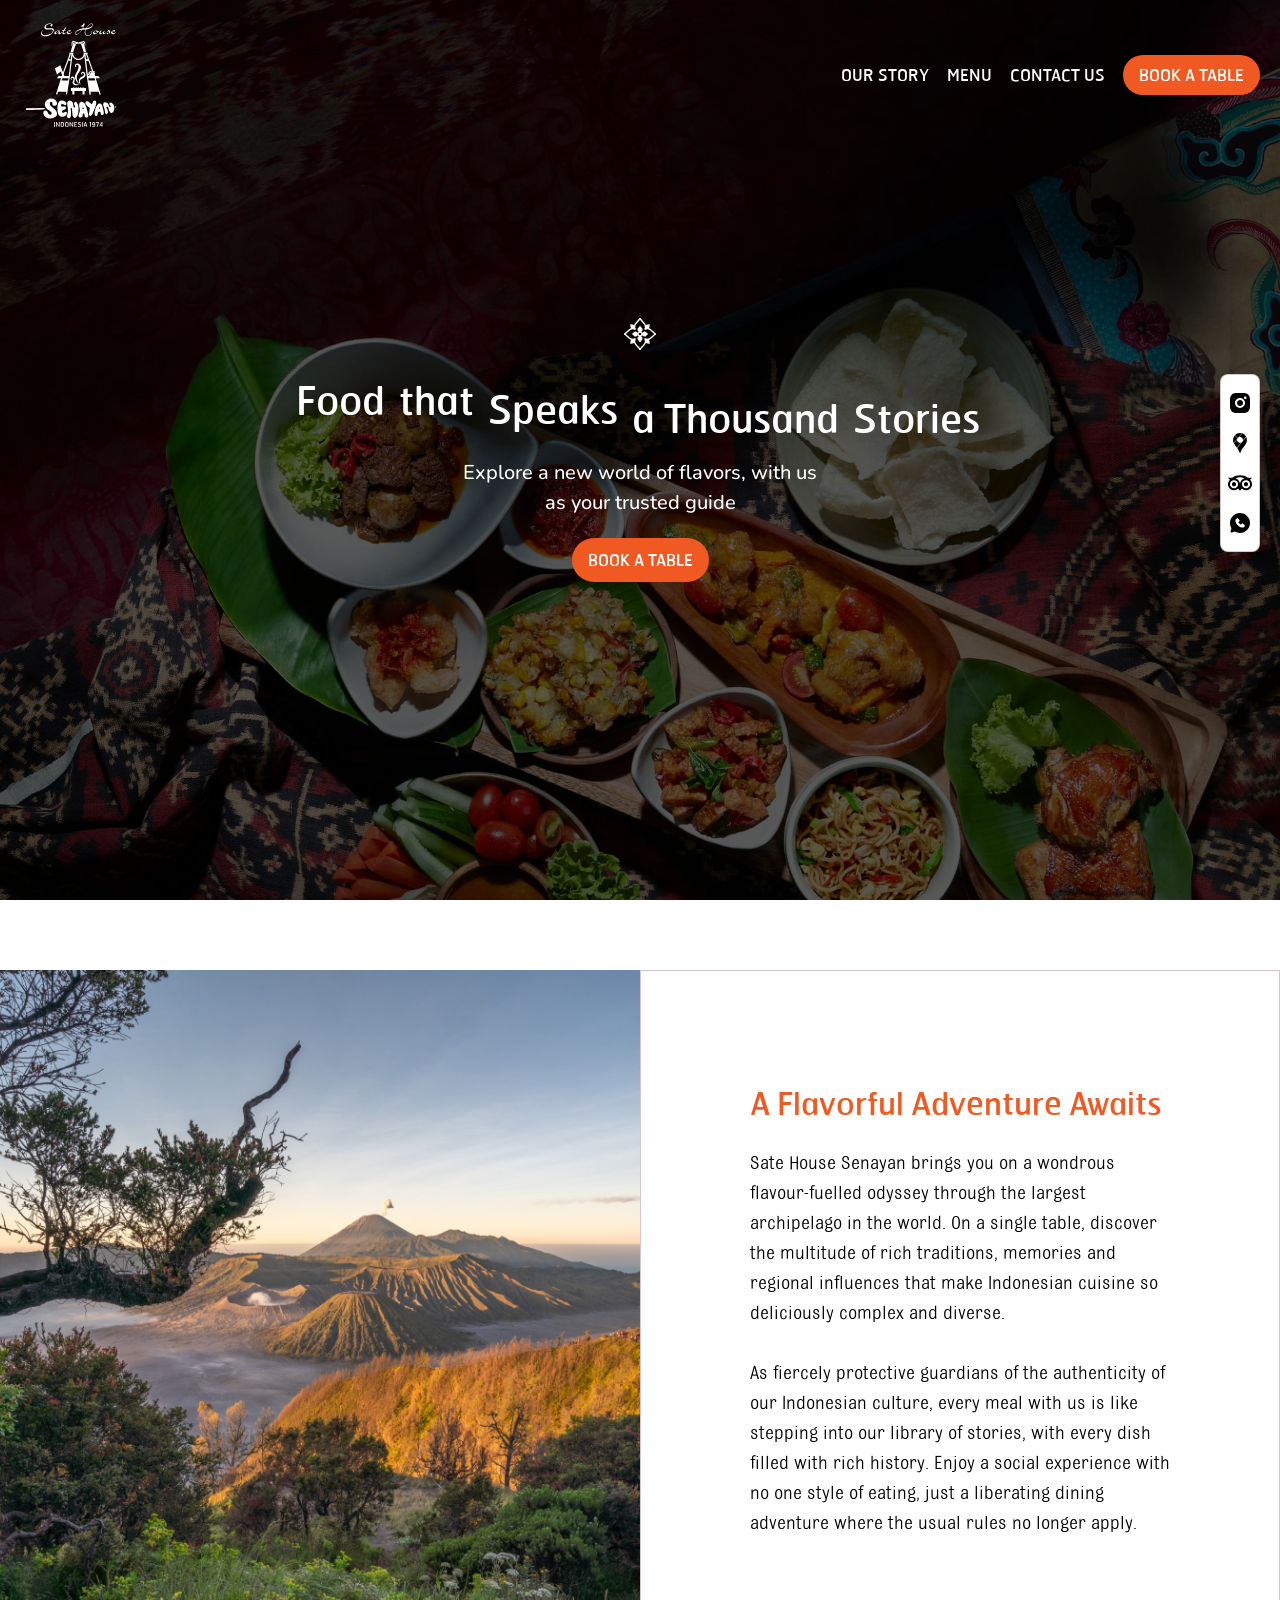
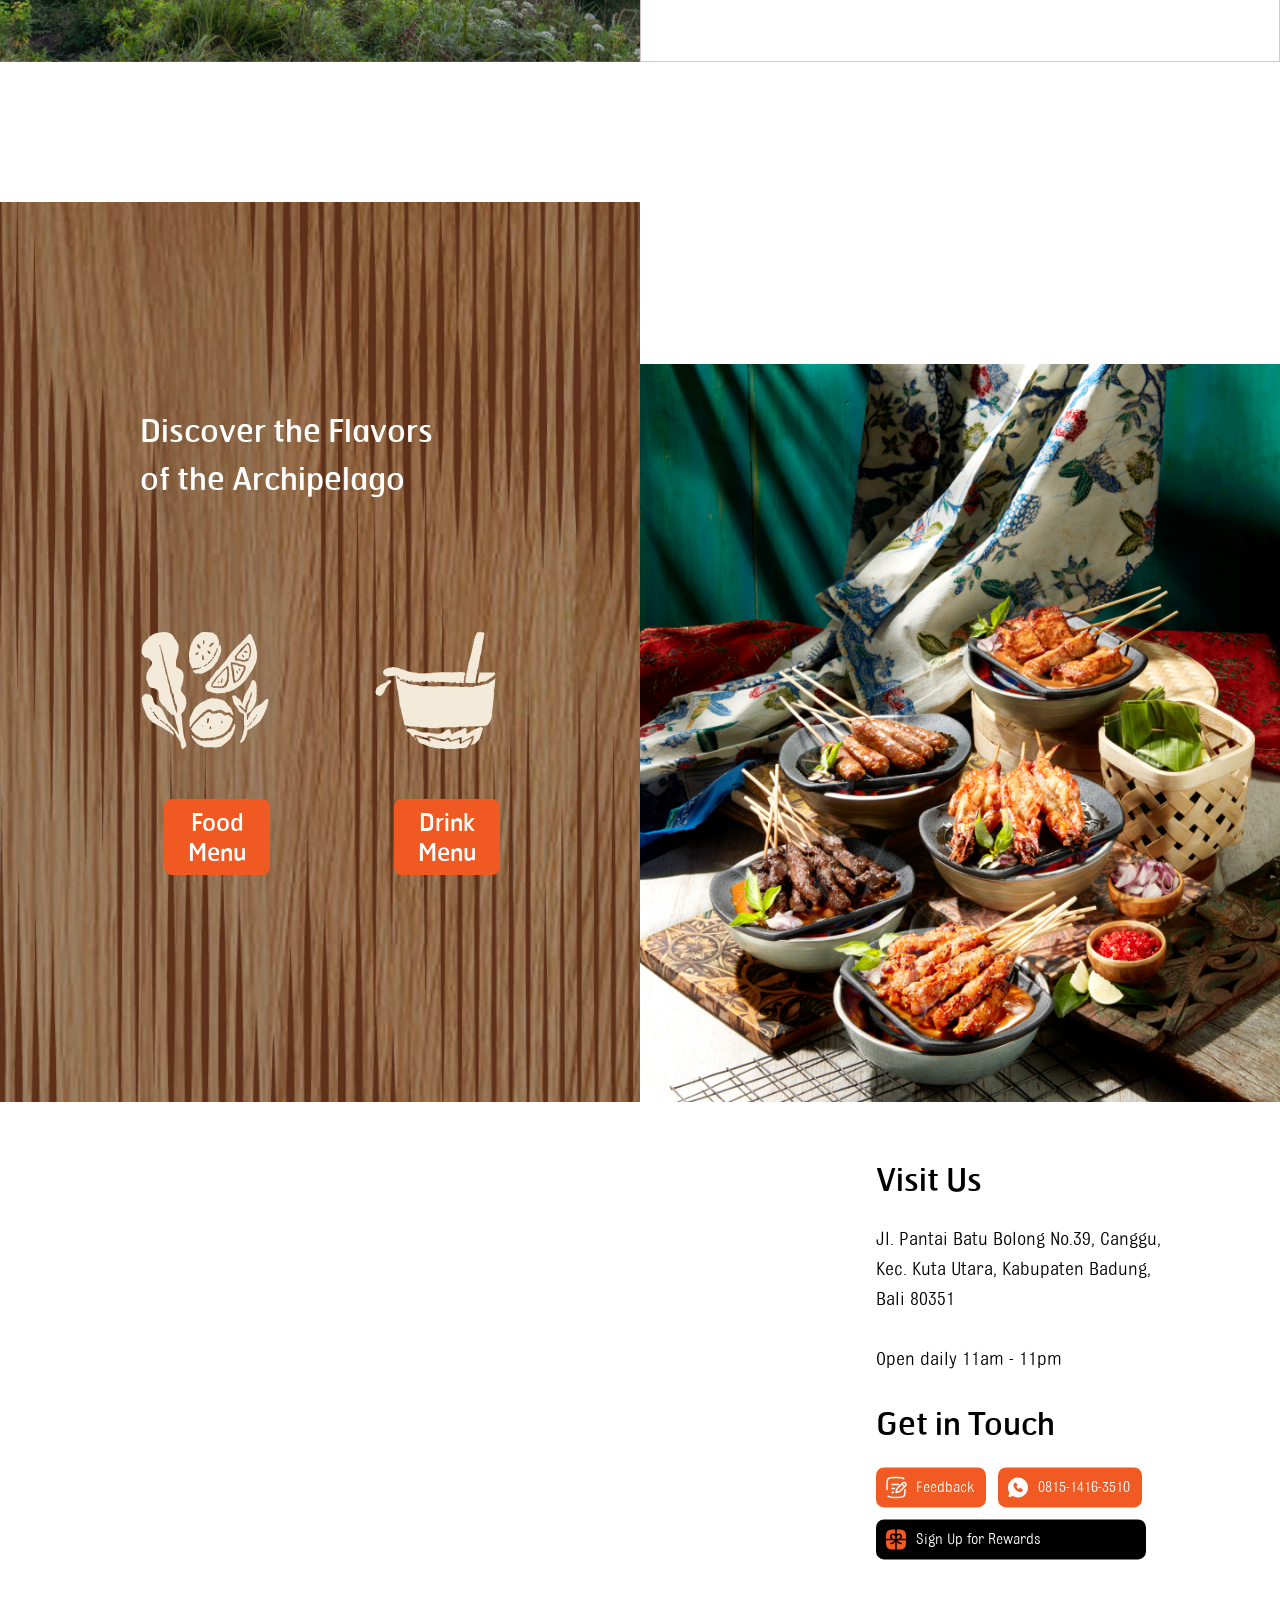
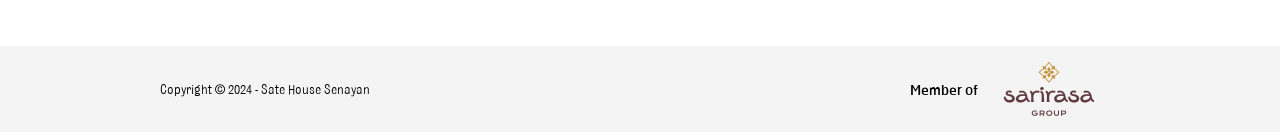
<file: index.html>
<!DOCTYPE html><html lang="en" class="__className_6db73c __className_2bde3f "><head><meta charSet="utf-8"/><meta name="viewport" content="width=device-width, initial-scale=1"/><link rel="stylesheet" href="/_next/static/css/7b7d00e646246f4a.css" data-precedence="next"/><link rel="preload" as="script" fetchPriority="low" href="/_next/static/chunks/webpack-5781fd0ef78ba35a.js"/><script src="/_next/static/chunks/4bd1b696-b4d4c3868257e762.js" async=""></script><script src="/_next/static/chunks/517-7626e2fc2fab4120.js" async=""></script><script src="/_next/static/chunks/main-app-9f4c0e25c41bf438.js" async=""></script><script src="/_next/static/chunks/899-93f6ccc9c23cd250.js" async=""></script><script src="/_next/static/chunks/125-6d3291739404883a.js" async=""></script><script src="/_next/static/chunks/app/layout-464c340d1056401e.js" async=""></script><script src="/_next/static/chunks/506-0194ccd40fa2a046.js" async=""></script><script src="/_next/static/chunks/app/page-8ed71e38b1f64ca8.js" async=""></script><link rel="preload" href="/_next/static/css/98c5d6a2d9424ba6.css" as="style"/><link rel="preload" href="https://www.googletagmanager.com/gtag/js?id=G-S4T24HRCFS" as="script"/><title>Sate House Senayan - Discover the Flavors of Indonesia</title><meta name="description" content="Explore a new world of flavors, with Sate House Senayan as your trusted guide. Reserve Now!"/><meta name="keywords" content="Sate House Senayan,Sate Khas Senayan,Sate Senayan Bali,Sate House Senayan Canggu,Sate House Senayan Menu,Sate House Senayan Food,Sate House Senayan Menu,Reservation Sate House Senayan,Best Satay in Bali,Bali Food Recommendation,Restaurant in Canggu,Best Indonesian Restaurant Canggu,Authentic Indonesian Cuisine Canggu,Family-Friendly Restaurant Canggu,Traditional Indonesian Food Canggu,Sarirasa Group Restaurant,Best Restaurant in Bali,Bali Delicious Indonesian Restaurant"/><meta property="og:title" content="Sate House Senayan - Discover the Flavors of Indonesia"/><meta property="og:description" content="Explore a new world of flavors, with Sate House Senayan as your trusted guide. Reserve Now!"/><meta property="og:image" content="https://www.satehousesenayan.com/shs-logo.png"/><meta name="twitter:card" content="summary_large_image"/><meta name="twitter:title" content="Sate House Senayan - Discover the Flavors of Indonesia"/><meta name="twitter:description" content="Explore a new world of flavors, with Sate House Senayan as your trusted guide. Reserve Now!"/><meta name="twitter:image" content="https://www.satehousesenayan.com/shs-logo.png"/><link rel="icon" href="/favicon.ico" type="image/x-icon" sizes="16x16"/><script src="/_next/static/chunks/polyfills-42372ed130431b0a.js" noModule=""></script></head><body><div class="w-full h-screen flex flex-col justify-center items-center" style="opacity:1"><div role="status" class="scale-[200%]"><svg aria-hidden="true" class="inline w-8 h-8 text-gray-200 animate-spin dark:text-[#76592b] fill-[#c39245]" viewBox="0 0 100 101" fill="none" xmlns="http://www.w3.org/2000/svg"><path d="M100 50.5908C100 78.2051 77.6142 100.591 50 100.591C22.3858 100.591 0 78.2051 0 50.5908C0 22.9766 22.3858 0.59082 50 0.59082C77.6142 0.59082 100 22.9766 100 50.5908ZM9.08144 50.5908C9.08144 73.1895 27.4013 91.5094 50 91.5094C72.5987 91.5094 90.9186 73.1895 90.9186 50.5908C90.9186 27.9921 72.5987 9.67226 50 9.67226C27.4013 9.67226 9.08144 27.9921 9.08144 50.5908Z" fill="currentColor"></path><path d="M93.9676 39.0409C96.393 38.4038 97.8624 35.9116 97.0079 33.5539C95.2932 28.8227 92.871 24.3692 89.8167 20.348C85.8452 15.1192 80.8826 10.7238 75.2124 7.41289C69.5422 4.10194 63.2754 1.94025 56.7698 1.05124C51.7666 0.367541 46.6976 0.446843 41.7345 1.27873C39.2613 1.69328 37.813 4.19778 38.4501 6.62326C39.0873 9.04874 41.5694 10.4717 44.0505 10.1071C47.8511 9.54855 51.7191 9.52689 55.5402 10.0491C60.8642 10.7766 65.9928 12.5457 70.6331 15.2552C75.2735 17.9648 79.3347 21.5619 82.5849 25.841C84.9175 28.9121 86.7997 32.2913 88.1811 35.8758C89.083 38.2158 91.5421 39.6781 93.9676 39.0409Z" fill="currentFill"></path></svg></div><span class="text-[16px] lg:text-[18px] text-[#c39245] mt-8 font-nunito font-semibold">Loading...</span></div><script src="/_next/static/chunks/webpack-5781fd0ef78ba35a.js" async=""></script><script>(self.__next_f=self.__next_f||[]).push([0])</script><script>self.__next_f.push([1,"3:\"$Sreact.fragment\"\n4:I[8374,[\"899\",\"static/chunks/899-93f6ccc9c23cd250.js\",\"125\",\"static/chunks/125-6d3291739404883a.js\",\"177\",\"static/chunks/app/layout-464c340d1056401e.js\"],\"AppProvider\"]\n5:I[3446,[\"899\",\"static/chunks/899-93f6ccc9c23cd250.js\",\"125\",\"static/chunks/125-6d3291739404883a.js\",\"177\",\"static/chunks/app/layout-464c340d1056401e.js\"],\"Providers\"]\n6:I[5244,[],\"\"]\n7:I[3866,[],\"\"]\n8:I[766,[\"899\",\"static/chunks/899-93f6ccc9c23cd250.js\",\"125\",\"static/chunks/125-6d3291739404883a.js\",\"177\",\"static/chunks/app/layout-464c340d1056401e.js\"],\"GoogleAnalytics\"]\n9:I[7033,[],\"ClientPageRoot\"]\na:I[2903,[\"899\",\"static/chunks/899-93f6ccc9c23cd250.js\",\"125\",\"static/chunks/125-6d3291739404883a.js\",\"506\",\"static/chunks/506-0194ccd40fa2a046.js\",\"974\",\"static/chunks/app/page-8ed71e38b1f64ca8.js\"],\"default\"]\nd:I[6213,[],\"OutletBoundary\"]\nf:I[6213,[],\"MetadataBoundary\"]\n11:I[6213,[],\"ViewportBoundary\"]\n13:I[4835,[],\"\"]\n1:HL[\"/_next/static/css/7b7d00e646246f4a.css\",\"style\"]\n2:HL[\"/_next/static/css/98c5d6a2d9424ba6.css\",\"style\"]\n"])</script><script>self.__next_f.push([1,"0:{\"P\":null,\"b\":\"z6QjGSr3RWlWuiKFYVTdI\",\"p\":\"\",\"c\":[\"\",\"\"],\"i\":false,\"f\":[[[\"\",{\"children\":[\"__PAGE__\",{}]},\"$undefined\",\"$undefined\",true],[\"\",[\"$\",\"$3\",\"c\",{\"children\":[[[\"$\",\"link\",\"0\",{\"rel\":\"stylesheet\",\"href\":\"/_next/static/css/7b7d00e646246f4a.css\",\"precedence\":\"next\",\"crossOrigin\":\"$undefined\",\"nonce\":\"$undefined\"}]],[\"$\",\"html\",null,{\"lang\":\"en\",\"suppressHydrationWarning\":true,\"className\":\"__className_6db73c __className_2bde3f \",\"children\":[[\"$\",\"body\",null,{\"children\":[\"$\",\"$L4\",null,{\"children\":[\"$\",\"$L5\",null,{\"children\":[\"$\",\"$L6\",null,{\"parallelRouterKey\":\"children\",\"segmentPath\":[\"children\"],\"error\":\"$undefined\",\"errorStyles\":\"$undefined\",\"errorScripts\":\"$undefined\",\"template\":[\"$\",\"$L7\",null,{}],\"templateStyles\":\"$undefined\",\"templateScripts\":\"$undefined\",\"notFound\":[[\"$\",\"title\",null,{\"children\":\"404: This page could not be found.\"}],[\"$\",\"div\",null,{\"style\":{\"fontFamily\":\"system-ui,\\\"Segoe UI\\\",Roboto,Helvetica,Arial,sans-serif,\\\"Apple Color Emoji\\\",\\\"Segoe UI Emoji\\\"\",\"height\":\"100vh\",\"textAlign\":\"center\",\"display\":\"flex\",\"flexDirection\":\"column\",\"alignItems\":\"center\",\"justifyContent\":\"center\"},\"children\":[\"$\",\"div\",null,{\"children\":[[\"$\",\"style\",null,{\"dangerouslySetInnerHTML\":{\"__html\":\"body{color:#000;background:#fff;margin:0}.next-error-h1{border-right:1px solid rgba(0,0,0,.3)}@media (prefers-color-scheme:dark){body{color:#fff;background:#000}.next-error-h1{border-right:1px solid rgba(255,255,255,.3)}}\"}}],[\"$\",\"h1\",null,{\"className\":\"next-error-h1\",\"style\":{\"display\":\"inline-block\",\"margin\":\"0 20px 0 0\",\"padding\":\"0 23px 0 0\",\"fontSize\":24,\"fontWeight\":500,\"verticalAlign\":\"top\",\"lineHeight\":\"49px\"},\"children\":\"404\"}],[\"$\",\"div\",null,{\"style\":{\"display\":\"inline-block\"},\"children\":[\"$\",\"h2\",null,{\"style\":{\"fontSize\":14,\"fontWeight\":400,\"lineHeight\":\"49px\",\"margin\":0},\"children\":\"This page could not be found.\"}]}]]}]}]],\"notFoundStyles\":[]}]}]}]}],[\"$\",\"$L8\",null,{\"gaId\":\"G-S4T24HRCFS\"}]]}]]}],{\"children\":[\"__PAGE__\",[\"$\",\"$3\",\"c\",{\"children\":[[\"$\",\"$L9\",null,{\"Component\":\"$a\",\"searchParams\":{},\"params\":{},\"promises\":[\"$@b\",\"$@c\"]}],[[\"$\",\"link\",\"0\",{\"rel\":\"stylesheet\",\"href\":\"/_next/static/css/98c5d6a2d9424ba6.css\",\"precedence\":\"next\",\"crossOrigin\":\"$undefined\",\"nonce\":\"$undefined\"}]],[\"$\",\"$Ld\",null,{\"children\":\"$Le\"}]]}],{},null]},null],[\"$\",\"$3\",\"h\",{\"children\":[null,[\"$\",\"$3\",\"F85sKAIRWntU_jMFFoYkl\",{\"children\":[[\"$\",\"$Lf\",null,{\"children\":\"$L10\"}],[\"$\",\"$L11\",null,{\"children\":\"$L12\"}],null]}]]}]]],\"m\":\"$undefined\",\"G\":[\"$13\",\"$undefined\"],\"s\":false,\"S\":true}\n"])</script><script>self.__next_f.push([1,"b:{}\nc:{}\n"])</script><script>self.__next_f.push([1,"12:[[\"$\",\"meta\",\"0\",{\"name\":\"viewport\",\"content\":\"width=device-width, initial-scale=1\"}]]\n10:[[\"$\",\"meta\",\"0\",{\"charSet\":\"utf-8\"}],[\"$\",\"title\",\"1\",{\"children\":\"Sate House Senayan - Discover the Flavors of Indonesia\"}],[\"$\",\"meta\",\"2\",{\"name\":\"description\",\"content\":\"Explore a new world of flavors, with Sate House Senayan as your trusted guide. Reserve Now!\"}],[\"$\",\"meta\",\"3\",{\"name\":\"keywords\",\"content\":\"Sate House Senayan,Sate Khas Senayan,Sate Senayan Bali,Sate House Senayan Canggu,Sate House Senayan Menu,Sate House Senayan Food,Sate House Senayan Menu,Reservation Sate House Senayan,Best Satay in Bali,Bali Food Recommendation,Restaurant in Canggu,Best Indonesian Restaurant Canggu,Authentic Indonesian Cuisine Canggu,Family-Friendly Restaurant Canggu,Traditional Indonesian Food Canggu,Sarirasa Group Restaurant,Best Restaurant in Bali,Bali Delicious Indonesian Restaurant\"}],[\"$\",\"meta\",\"4\",{\"property\":\"og:title\",\"content\":\"Sate House Senayan - Discover the Flavors of Indonesia\"}],[\"$\",\"meta\",\"5\",{\"property\":\"og:description\",\"content\":\"Explore a new world of flavors, with Sate House Senayan as your trusted guide. Reserve Now!\"}],[\"$\",\"meta\",\"6\",{\"property\":\"og:image\",\"content\":\"https://www.satehousesenayan.com/shs-logo.png\"}],[\"$\",\"meta\",\"7\",{\"name\":\"twitter:card\",\"content\":\"summary_large_image\"}],[\"$\",\"meta\",\"8\",{\"name\":\"twitter:title\",\"content\":\"Sate House Senayan - Discover the Flavors of Indonesia\"}],[\"$\",\"meta\",\"9\",{\"name\":\"twitter:description\",\"content\":\"Explore a new world of flavors, with Sate House Senayan as your trusted guide. Reserve Now!\"}],[\"$\",\"meta\",\"10\",{\"name\":\"twitter:image\",\"content\":\"https://www.satehousesenayan.com/shs-logo.png\"}],[\"$\",\"link\",\"11\",{\"rel\":\"icon\",\"href\":\"/favicon.ico\",\"type\":\"image/x-icon\",\"sizes\":\"16x16\"}]]\n"])</script><script>self.__next_f.push([1,"e:null\n"])</script></body></html>
</file>
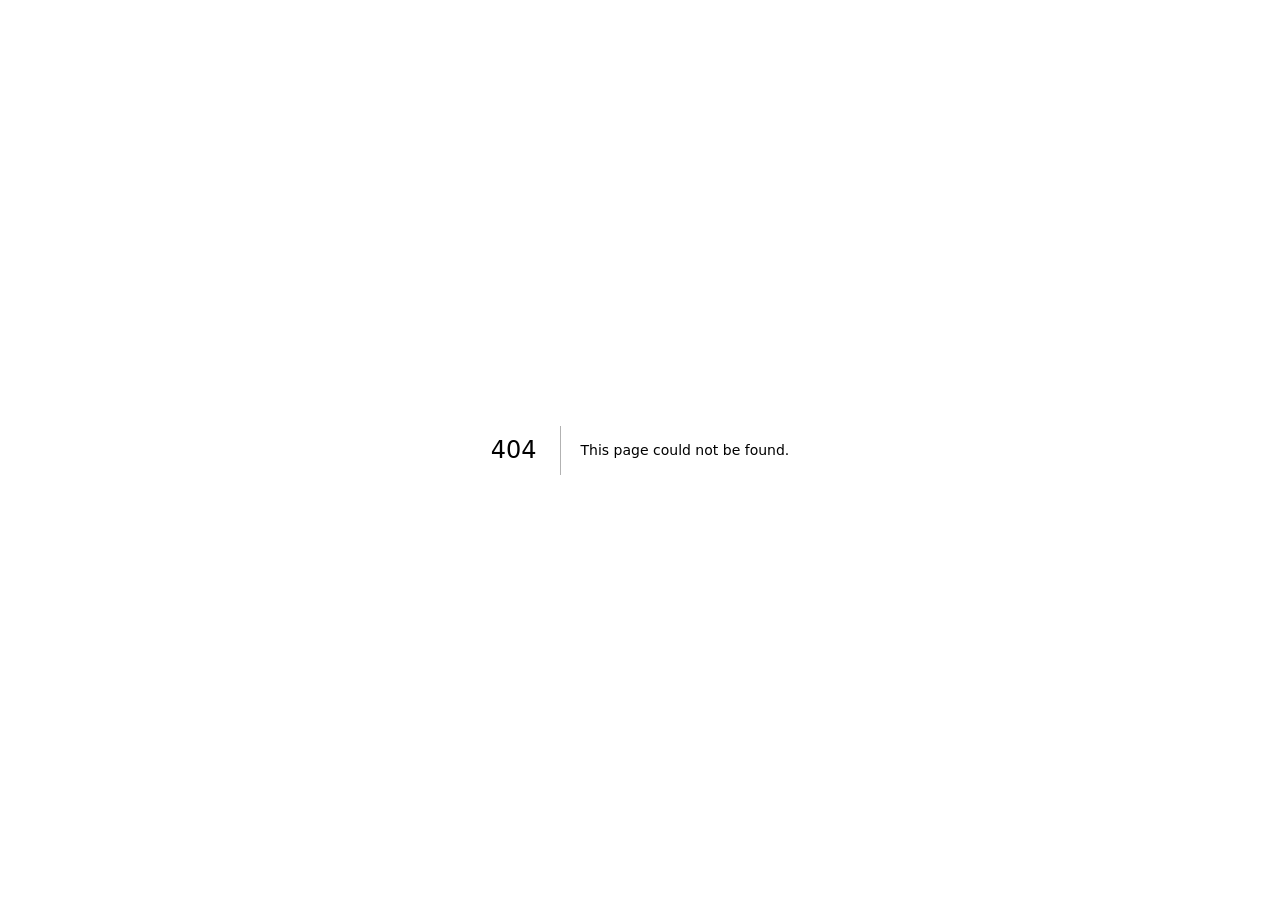
<file: 404/index.html>
<!DOCTYPE html><html lang="en" class="__className_6db73c __className_2bde3f "><head><meta charSet="utf-8"/><meta name="viewport" content="width=device-width, initial-scale=1"/><link rel="stylesheet" href="/_next/static/css/7b7d00e646246f4a.css" data-precedence="next"/><link rel="preload" as="script" fetchPriority="low" href="/_next/static/chunks/webpack-5781fd0ef78ba35a.js"/><script src="/_next/static/chunks/4bd1b696-b4d4c3868257e762.js" async=""></script><script src="/_next/static/chunks/517-7626e2fc2fab4120.js" async=""></script><script src="/_next/static/chunks/main-app-9f4c0e25c41bf438.js" async=""></script><script src="/_next/static/chunks/899-93f6ccc9c23cd250.js" async=""></script><script src="/_next/static/chunks/125-6d3291739404883a.js" async=""></script><script src="/_next/static/chunks/app/layout-464c340d1056401e.js" async=""></script><link rel="preload" href="https://www.googletagmanager.com/gtag/js?id=G-S4T24HRCFS" as="script"/><meta name="robots" content="noindex"/><title>Sate House Senayan - Discover the Flavors of Indonesia</title><meta name="description" content="Explore a new world of flavors, with Sate House Senayan as your trusted guide. Reserve Now!"/><meta name="keywords" content="Sate House Senayan,Sate Khas Senayan,Sate Senayan Bali,Sate House Senayan Canggu,Sate House Senayan Menu,Sate House Senayan Food,Sate House Senayan Menu,Reservation Sate House Senayan,Best Satay in Bali,Bali Food Recommendation,Restaurant in Canggu,Best Indonesian Restaurant Canggu,Authentic Indonesian Cuisine Canggu,Family-Friendly Restaurant Canggu,Traditional Indonesian Food Canggu,Sarirasa Group Restaurant,Best Restaurant in Bali,Bali Delicious Indonesian Restaurant"/><meta property="og:title" content="Sate House Senayan - Discover the Flavors of Indonesia"/><meta property="og:description" content="Explore a new world of flavors, with Sate House Senayan as your trusted guide. Reserve Now!"/><meta property="og:image" content="https://www.satehousesenayan.com/shs-logo.png"/><meta name="twitter:card" content="summary_large_image"/><meta name="twitter:title" content="Sate House Senayan - Discover the Flavors of Indonesia"/><meta name="twitter:description" content="Explore a new world of flavors, with Sate House Senayan as your trusted guide. Reserve Now!"/><meta name="twitter:image" content="https://www.satehousesenayan.com/shs-logo.png"/><script src="/_next/static/chunks/polyfills-42372ed130431b0a.js" noModule=""></script></head><body><div class="w-full h-screen flex flex-col justify-center items-center" style="opacity:1"><div role="status" class="scale-[200%]"><svg aria-hidden="true" class="inline w-8 h-8 text-gray-200 animate-spin dark:text-[#76592b] fill-[#c39245]" viewBox="0 0 100 101" fill="none" xmlns="http://www.w3.org/2000/svg"><path d="M100 50.5908C100 78.2051 77.6142 100.591 50 100.591C22.3858 100.591 0 78.2051 0 50.5908C0 22.9766 22.3858 0.59082 50 0.59082C77.6142 0.59082 100 22.9766 100 50.5908ZM9.08144 50.5908C9.08144 73.1895 27.4013 91.5094 50 91.5094C72.5987 91.5094 90.9186 73.1895 90.9186 50.5908C90.9186 27.9921 72.5987 9.67226 50 9.67226C27.4013 9.67226 9.08144 27.9921 9.08144 50.5908Z" fill="currentColor"></path><path d="M93.9676 39.0409C96.393 38.4038 97.8624 35.9116 97.0079 33.5539C95.2932 28.8227 92.871 24.3692 89.8167 20.348C85.8452 15.1192 80.8826 10.7238 75.2124 7.41289C69.5422 4.10194 63.2754 1.94025 56.7698 1.05124C51.7666 0.367541 46.6976 0.446843 41.7345 1.27873C39.2613 1.69328 37.813 4.19778 38.4501 6.62326C39.0873 9.04874 41.5694 10.4717 44.0505 10.1071C47.8511 9.54855 51.7191 9.52689 55.5402 10.0491C60.8642 10.7766 65.9928 12.5457 70.6331 15.2552C75.2735 17.9648 79.3347 21.5619 82.5849 25.841C84.9175 28.9121 86.7997 32.2913 88.1811 35.8758C89.083 38.2158 91.5421 39.6781 93.9676 39.0409Z" fill="currentFill"></path></svg></div><span class="text-[16px] lg:text-[18px] text-[#c39245] mt-8 font-nunito font-semibold">Loading...</span></div><script src="/_next/static/chunks/webpack-5781fd0ef78ba35a.js" async=""></script><script>(self.__next_f=self.__next_f||[]).push([0])</script><script>self.__next_f.push([1,"2:\"$Sreact.fragment\"\n3:I[8374,[\"899\",\"static/chunks/899-93f6ccc9c23cd250.js\",\"125\",\"static/chunks/125-6d3291739404883a.js\",\"177\",\"static/chunks/app/layout-464c340d1056401e.js\"],\"AppProvider\"]\n4:I[3446,[\"899\",\"static/chunks/899-93f6ccc9c23cd250.js\",\"125\",\"static/chunks/125-6d3291739404883a.js\",\"177\",\"static/chunks/app/layout-464c340d1056401e.js\"],\"Providers\"]\n5:I[5244,[],\"\"]\n6:I[3866,[],\"\"]\n7:I[766,[\"899\",\"static/chunks/899-93f6ccc9c23cd250.js\",\"125\",\"static/chunks/125-6d3291739404883a.js\",\"177\",\"static/chunks/app/layout-464c340d1056401e.js\"],\"GoogleAnalytics\"]\n8:I[6213,[],\"OutletBoundary\"]\na:I[6213,[],\"MetadataBoundary\"]\nc:I[6213,[],\"ViewportBoundary\"]\ne:I[4835,[],\"\"]\n1:HL[\"/_next/static/css/7b7d00e646246f4a.css\",\"style\"]\n"])</script><script>self.__next_f.push([1,"0:{\"P\":null,\"b\":\"z6QjGSr3RWlWuiKFYVTdI\",\"p\":\"\",\"c\":[\"\",\"_not-found\",\"\"],\"i\":false,\"f\":[[[\"\",{\"children\":[\"/_not-found\",{\"children\":[\"__PAGE__\",{}]}]},\"$undefined\",\"$undefined\",true],[\"\",[\"$\",\"$2\",\"c\",{\"children\":[[[\"$\",\"link\",\"0\",{\"rel\":\"stylesheet\",\"href\":\"/_next/static/css/7b7d00e646246f4a.css\",\"precedence\":\"next\",\"crossOrigin\":\"$undefined\",\"nonce\":\"$undefined\"}]],[\"$\",\"html\",null,{\"lang\":\"en\",\"suppressHydrationWarning\":true,\"className\":\"__className_6db73c __className_2bde3f \",\"children\":[[\"$\",\"body\",null,{\"children\":[\"$\",\"$L3\",null,{\"children\":[\"$\",\"$L4\",null,{\"children\":[\"$\",\"$L5\",null,{\"parallelRouterKey\":\"children\",\"segmentPath\":[\"children\"],\"error\":\"$undefined\",\"errorStyles\":\"$undefined\",\"errorScripts\":\"$undefined\",\"template\":[\"$\",\"$L6\",null,{}],\"templateStyles\":\"$undefined\",\"templateScripts\":\"$undefined\",\"notFound\":[[\"$\",\"title\",null,{\"children\":\"404: This page could not be found.\"}],[\"$\",\"div\",null,{\"style\":{\"fontFamily\":\"system-ui,\\\"Segoe UI\\\",Roboto,Helvetica,Arial,sans-serif,\\\"Apple Color Emoji\\\",\\\"Segoe UI Emoji\\\"\",\"height\":\"100vh\",\"textAlign\":\"center\",\"display\":\"flex\",\"flexDirection\":\"column\",\"alignItems\":\"center\",\"justifyContent\":\"center\"},\"children\":[\"$\",\"div\",null,{\"children\":[[\"$\",\"style\",null,{\"dangerouslySetInnerHTML\":{\"__html\":\"body{color:#000;background:#fff;margin:0}.next-error-h1{border-right:1px solid rgba(0,0,0,.3)}@media (prefers-color-scheme:dark){body{color:#fff;background:#000}.next-error-h1{border-right:1px solid rgba(255,255,255,.3)}}\"}}],[\"$\",\"h1\",null,{\"className\":\"next-error-h1\",\"style\":{\"display\":\"inline-block\",\"margin\":\"0 20px 0 0\",\"padding\":\"0 23px 0 0\",\"fontSize\":24,\"fontWeight\":500,\"verticalAlign\":\"top\",\"lineHeight\":\"49px\"},\"children\":\"404\"}],[\"$\",\"div\",null,{\"style\":{\"display\":\"inline-block\"},\"children\":[\"$\",\"h2\",null,{\"style\":{\"fontSize\":14,\"fontWeight\":400,\"lineHeight\":\"49px\",\"margin\":0},\"children\":\"This page could not be found.\"}]}]]}]}]],\"notFoundStyles\":[]}]}]}]}],[\"$\",\"$L7\",null,{\"gaId\":\"G-S4T24HRCFS\"}]]}]]}],{\"children\":[\"/_not-found\",[\"$\",\"$2\",\"c\",{\"children\":[null,[\"$\",\"$L5\",null,{\"parallelRouterKey\":\"children\",\"segmentPath\":[\"children\",\"/_not-found\",\"children\"],\"error\":\"$undefined\",\"errorStyles\":\"$undefined\",\"errorScripts\":\"$undefined\",\"template\":[\"$\",\"$L6\",null,{}],\"templateStyles\":\"$undefined\",\"templateScripts\":\"$undefined\",\"notFound\":\"$undefined\",\"notFoundStyles\":\"$undefined\"}]]}],{\"children\":[\"__PAGE__\",[\"$\",\"$2\",\"c\",{\"children\":[[[\"$\",\"title\",null,{\"children\":\"404: This page could not be found.\"}],[\"$\",\"div\",null,{\"style\":\"$0:f:0:1:1:props:children:1:props:children:0:props:children:props:children:props:children:props:notFound:1:props:style\",\"children\":[\"$\",\"div\",null,{\"children\":[[\"$\",\"style\",null,{\"dangerouslySetInnerHTML\":{\"__html\":\"body{color:#000;background:#fff;margin:0}.next-error-h1{border-right:1px solid rgba(0,0,0,.3)}@media (prefers-color-scheme:dark){body{color:#fff;background:#000}.next-error-h1{border-right:1px solid rgba(255,255,255,.3)}}\"}}],[\"$\",\"h1\",null,{\"className\":\"next-error-h1\",\"style\":\"$0:f:0:1:1:props:children:1:props:children:0:props:children:props:children:props:children:props:notFound:1:props:children:props:children:1:props:style\",\"children\":\"404\"}],[\"$\",\"div\",null,{\"style\":\"$0:f:0:1:1:props:children:1:props:children:0:props:children:props:children:props:children:props:notFound:1:props:children:props:children:2:props:style\",\"children\":[\"$\",\"h2\",null,{\"style\":\"$0:f:0:1:1:props:children:1:props:children:0:props:children:props:children:props:children:props:notFound:1:props:children:props:children:2:props:children:props:style\",\"children\":\"This page could not be found.\"}]}]]}]}]],null,[\"$\",\"$L8\",null,{\"children\":\"$L9\"}]]}],{},null]},null]},null],[\"$\",\"$2\",\"h\",{\"children\":[[\"$\",\"meta\",null,{\"name\":\"robots\",\"content\":\"noindex\"}],[\"$\",\"$2\",\"U5j0Hq8S2aZ3YsEQn4Qfr\",{\"children\":[[\"$\",\"$La\",null,{\"children\":\"$Lb\"}],[\"$\",\"$Lc\",null,{\"children\":\"$Ld\"}],null]}]]}]]],\"m\":\"$undefined\",\"G\":[\"$e\",\"$undefined\"],\"s\":false,\"S\":true}\n"])</script><script>self.__next_f.push([1,"d:[[\"$\",\"meta\",\"0\",{\"name\":\"viewport\",\"content\":\"width=device-width, initial-scale=1\"}]]\nb:[[\"$\",\"meta\",\"0\",{\"charSet\":\"utf-8\"}],[\"$\",\"title\",\"1\",{\"children\":\"Sate House Senayan - Discover the Flavors of Indonesia\"}],[\"$\",\"meta\",\"2\",{\"name\":\"description\",\"content\":\"Explore a new world of flavors, with Sate House Senayan as your trusted guide. Reserve Now!\"}],[\"$\",\"meta\",\"3\",{\"name\":\"keywords\",\"content\":\"Sate House Senayan,Sate Khas Senayan,Sate Senayan Bali,Sate House Senayan Canggu,Sate House Senayan Menu,Sate House Senayan Food,Sate House Senayan Menu,Reservation Sate House Senayan,Best Satay in Bali,Bali Food Recommendation,Restaurant in Canggu,Best Indonesian Restaurant Canggu,Authentic Indonesian Cuisine Canggu,Family-Friendly Restaurant Canggu,Traditional Indonesian Food Canggu,Sarirasa Group Restaurant,Best Restaurant in Bali,Bali Delicious Indonesian Restaurant\"}],[\"$\",\"meta\",\"4\",{\"property\":\"og:title\",\"content\":\"Sate House Senayan - Discover the Flavors of Indonesia\"}],[\"$\",\"meta\",\"5\",{\"property\":\"og:description\",\"content\":\"Explore a new world of flavors, with Sate House Senayan as your trusted guide. Reserve Now!\"}],[\"$\",\"meta\",\"6\",{\"property\":\"og:image\",\"content\":\"https://www.satehousesenayan.com/shs-logo.png\"}],[\"$\",\"meta\",\"7\",{\"name\":\"twitter:card\",\"content\":\"summary_large_image\"}],[\"$\",\"meta\",\"8\",{\"name\":\"twitter:title\",\"content\":\"Sate House Senayan - Discover the Flavors of Indonesia\"}],[\"$\",\"meta\",\"9\",{\"name\":\"twitter:description\",\"content\":\"Explore a new world of flavors, with Sate House Senayan as your trusted guide. Reserve Now!\"}],[\"$\",\"meta\",\"10\",{\"name\":\"twitter:image\",\"content\":\"https://www.satehousesenayan.com/shs-logo.png\"}]]\n"])</script><script>self.__next_f.push([1,"9:null\n"])</script></body></html>
</file>
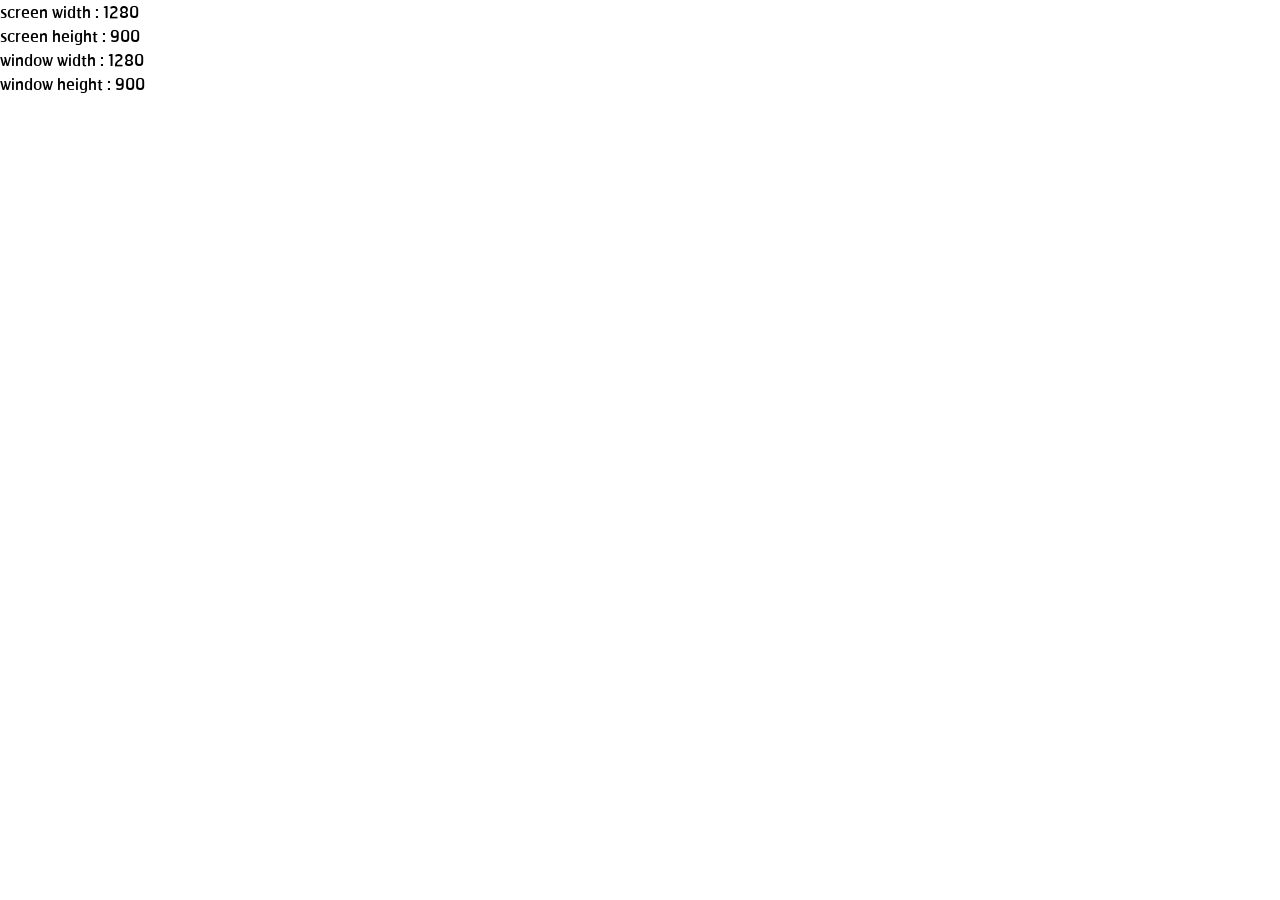
<file: test/index.html>
<!DOCTYPE html><html lang="en" class="__className_6db73c __className_2bde3f "><head><meta charSet="utf-8"/><meta name="viewport" content="width=device-width, initial-scale=1"/><link rel="stylesheet" href="/_next/static/css/7b7d00e646246f4a.css" data-precedence="next"/><link rel="preload" as="script" fetchPriority="low" href="/_next/static/chunks/webpack-5781fd0ef78ba35a.js"/><script src="/_next/static/chunks/4bd1b696-b4d4c3868257e762.js" async=""></script><script src="/_next/static/chunks/517-7626e2fc2fab4120.js" async=""></script><script src="/_next/static/chunks/main-app-9f4c0e25c41bf438.js" async=""></script><script src="/_next/static/chunks/899-93f6ccc9c23cd250.js" async=""></script><script src="/_next/static/chunks/125-6d3291739404883a.js" async=""></script><script src="/_next/static/chunks/app/layout-464c340d1056401e.js" async=""></script><script src="/_next/static/chunks/app/test/page-5672fde70a5f958b.js" async=""></script><link rel="preload" href="https://www.googletagmanager.com/gtag/js?id=G-S4T24HRCFS" as="script"/><title>Sate House Senayan - Discover the Flavors of Indonesia</title><meta name="description" content="Explore a new world of flavors, with Sate House Senayan as your trusted guide. Reserve Now!"/><meta name="keywords" content="Sate House Senayan,Sate Khas Senayan,Sate Senayan Bali,Sate House Senayan Canggu,Sate House Senayan Menu,Sate House Senayan Food,Sate House Senayan Menu,Reservation Sate House Senayan,Best Satay in Bali,Bali Food Recommendation,Restaurant in Canggu,Best Indonesian Restaurant Canggu,Authentic Indonesian Cuisine Canggu,Family-Friendly Restaurant Canggu,Traditional Indonesian Food Canggu,Sarirasa Group Restaurant,Best Restaurant in Bali,Bali Delicious Indonesian Restaurant"/><meta property="og:title" content="Sate House Senayan - Discover the Flavors of Indonesia"/><meta property="og:description" content="Explore a new world of flavors, with Sate House Senayan as your trusted guide. Reserve Now!"/><meta property="og:image" content="https://www.satehousesenayan.com/shs-logo.png"/><meta name="twitter:card" content="summary_large_image"/><meta name="twitter:title" content="Sate House Senayan - Discover the Flavors of Indonesia"/><meta name="twitter:description" content="Explore a new world of flavors, with Sate House Senayan as your trusted guide. Reserve Now!"/><meta name="twitter:image" content="https://www.satehousesenayan.com/shs-logo.png"/><link rel="icon" href="/favicon.ico" type="image/x-icon" sizes="16x16"/><script src="/_next/static/chunks/polyfills-42372ed130431b0a.js" noModule=""></script></head><body><div class="w-full h-screen flex flex-col justify-center items-center" style="opacity:1"><div role="status" class="scale-[200%]"><svg aria-hidden="true" class="inline w-8 h-8 text-gray-200 animate-spin dark:text-[#76592b] fill-[#c39245]" viewBox="0 0 100 101" fill="none" xmlns="http://www.w3.org/2000/svg"><path d="M100 50.5908C100 78.2051 77.6142 100.591 50 100.591C22.3858 100.591 0 78.2051 0 50.5908C0 22.9766 22.3858 0.59082 50 0.59082C77.6142 0.59082 100 22.9766 100 50.5908ZM9.08144 50.5908C9.08144 73.1895 27.4013 91.5094 50 91.5094C72.5987 91.5094 90.9186 73.1895 90.9186 50.5908C90.9186 27.9921 72.5987 9.67226 50 9.67226C27.4013 9.67226 9.08144 27.9921 9.08144 50.5908Z" fill="currentColor"></path><path d="M93.9676 39.0409C96.393 38.4038 97.8624 35.9116 97.0079 33.5539C95.2932 28.8227 92.871 24.3692 89.8167 20.348C85.8452 15.1192 80.8826 10.7238 75.2124 7.41289C69.5422 4.10194 63.2754 1.94025 56.7698 1.05124C51.7666 0.367541 46.6976 0.446843 41.7345 1.27873C39.2613 1.69328 37.813 4.19778 38.4501 6.62326C39.0873 9.04874 41.5694 10.4717 44.0505 10.1071C47.8511 9.54855 51.7191 9.52689 55.5402 10.0491C60.8642 10.7766 65.9928 12.5457 70.6331 15.2552C75.2735 17.9648 79.3347 21.5619 82.5849 25.841C84.9175 28.9121 86.7997 32.2913 88.1811 35.8758C89.083 38.2158 91.5421 39.6781 93.9676 39.0409Z" fill="currentFill"></path></svg></div><span class="text-[16px] lg:text-[18px] text-[#c39245] mt-8 font-nunito font-semibold">Loading...</span></div><script src="/_next/static/chunks/webpack-5781fd0ef78ba35a.js" async=""></script><script>(self.__next_f=self.__next_f||[]).push([0])</script><script>self.__next_f.push([1,"2:\"$Sreact.fragment\"\n3:I[8374,[\"899\",\"static/chunks/899-93f6ccc9c23cd250.js\",\"125\",\"static/chunks/125-6d3291739404883a.js\",\"177\",\"static/chunks/app/layout-464c340d1056401e.js\"],\"AppProvider\"]\n4:I[3446,[\"899\",\"static/chunks/899-93f6ccc9c23cd250.js\",\"125\",\"static/chunks/125-6d3291739404883a.js\",\"177\",\"static/chunks/app/layout-464c340d1056401e.js\"],\"Providers\"]\n5:I[5244,[],\"\"]\n6:I[3866,[],\"\"]\n7:I[766,[\"899\",\"static/chunks/899-93f6ccc9c23cd250.js\",\"125\",\"static/chunks/125-6d3291739404883a.js\",\"177\",\"static/chunks/app/layout-464c340d1056401e.js\"],\"GoogleAnalytics\"]\n8:I[7033,[],\"ClientPageRoot\"]\n9:I[2110,[\"11\",\"static/chunks/app/test/page-5672fde70a5f958b.js\"],\"default\"]\nc:I[6213,[],\"OutletBoundary\"]\ne:I[6213,[],\"MetadataBoundary\"]\n10:I[6213,[],\"ViewportBoundary\"]\n12:I[4835,[],\"\"]\n1:HL[\"/_next/static/css/7b7d00e646246f4a.css\",\"style\"]\n"])</script><script>self.__next_f.push([1,"0:{\"P\":null,\"b\":\"z6QjGSr3RWlWuiKFYVTdI\",\"p\":\"\",\"c\":[\"\",\"test\",\"\"],\"i\":false,\"f\":[[[\"\",{\"children\":[\"test\",{\"children\":[\"__PAGE__\",{}]}]},\"$undefined\",\"$undefined\",true],[\"\",[\"$\",\"$2\",\"c\",{\"children\":[[[\"$\",\"link\",\"0\",{\"rel\":\"stylesheet\",\"href\":\"/_next/static/css/7b7d00e646246f4a.css\",\"precedence\":\"next\",\"crossOrigin\":\"$undefined\",\"nonce\":\"$undefined\"}]],[\"$\",\"html\",null,{\"lang\":\"en\",\"suppressHydrationWarning\":true,\"className\":\"__className_6db73c __className_2bde3f \",\"children\":[[\"$\",\"body\",null,{\"children\":[\"$\",\"$L3\",null,{\"children\":[\"$\",\"$L4\",null,{\"children\":[\"$\",\"$L5\",null,{\"parallelRouterKey\":\"children\",\"segmentPath\":[\"children\"],\"error\":\"$undefined\",\"errorStyles\":\"$undefined\",\"errorScripts\":\"$undefined\",\"template\":[\"$\",\"$L6\",null,{}],\"templateStyles\":\"$undefined\",\"templateScripts\":\"$undefined\",\"notFound\":[[\"$\",\"title\",null,{\"children\":\"404: This page could not be found.\"}],[\"$\",\"div\",null,{\"style\":{\"fontFamily\":\"system-ui,\\\"Segoe UI\\\",Roboto,Helvetica,Arial,sans-serif,\\\"Apple Color Emoji\\\",\\\"Segoe UI Emoji\\\"\",\"height\":\"100vh\",\"textAlign\":\"center\",\"display\":\"flex\",\"flexDirection\":\"column\",\"alignItems\":\"center\",\"justifyContent\":\"center\"},\"children\":[\"$\",\"div\",null,{\"children\":[[\"$\",\"style\",null,{\"dangerouslySetInnerHTML\":{\"__html\":\"body{color:#000;background:#fff;margin:0}.next-error-h1{border-right:1px solid rgba(0,0,0,.3)}@media (prefers-color-scheme:dark){body{color:#fff;background:#000}.next-error-h1{border-right:1px solid rgba(255,255,255,.3)}}\"}}],[\"$\",\"h1\",null,{\"className\":\"next-error-h1\",\"style\":{\"display\":\"inline-block\",\"margin\":\"0 20px 0 0\",\"padding\":\"0 23px 0 0\",\"fontSize\":24,\"fontWeight\":500,\"verticalAlign\":\"top\",\"lineHeight\":\"49px\"},\"children\":\"404\"}],[\"$\",\"div\",null,{\"style\":{\"display\":\"inline-block\"},\"children\":[\"$\",\"h2\",null,{\"style\":{\"fontSize\":14,\"fontWeight\":400,\"lineHeight\":\"49px\",\"margin\":0},\"children\":\"This page could not be found.\"}]}]]}]}]],\"notFoundStyles\":[]}]}]}]}],[\"$\",\"$L7\",null,{\"gaId\":\"G-S4T24HRCFS\"}]]}]]}],{\"children\":[\"test\",[\"$\",\"$2\",\"c\",{\"children\":[null,[\"$\",\"$L5\",null,{\"parallelRouterKey\":\"children\",\"segmentPath\":[\"children\",\"test\",\"children\"],\"error\":\"$undefined\",\"errorStyles\":\"$undefined\",\"errorScripts\":\"$undefined\",\"template\":[\"$\",\"$L6\",null,{}],\"templateStyles\":\"$undefined\",\"templateScripts\":\"$undefined\",\"notFound\":\"$undefined\",\"notFoundStyles\":\"$undefined\"}]]}],{\"children\":[\"__PAGE__\",[\"$\",\"$2\",\"c\",{\"children\":[[\"$\",\"$L8\",null,{\"Component\":\"$9\",\"searchParams\":{},\"params\":{},\"promises\":[\"$@a\",\"$@b\"]}],null,[\"$\",\"$Lc\",null,{\"children\":\"$Ld\"}]]}],{},null]},null]},null],[\"$\",\"$2\",\"h\",{\"children\":[null,[\"$\",\"$2\",\"sotI9AJmLKGb_cZEwR4ot\",{\"children\":[[\"$\",\"$Le\",null,{\"children\":\"$Lf\"}],[\"$\",\"$L10\",null,{\"children\":\"$L11\"}],null]}]]}]]],\"m\":\"$undefined\",\"G\":[\"$12\",\"$undefined\"],\"s\":false,\"S\":true}\n"])</script><script>self.__next_f.push([1,"a:{}\nb:{}\n"])</script><script>self.__next_f.push([1,"11:[[\"$\",\"meta\",\"0\",{\"name\":\"viewport\",\"content\":\"width=device-width, initial-scale=1\"}]]\nf:[[\"$\",\"meta\",\"0\",{\"charSet\":\"utf-8\"}],[\"$\",\"title\",\"1\",{\"children\":\"Sate House Senayan - Discover the Flavors of Indonesia\"}],[\"$\",\"meta\",\"2\",{\"name\":\"description\",\"content\":\"Explore a new world of flavors, with Sate House Senayan as your trusted guide. Reserve Now!\"}],[\"$\",\"meta\",\"3\",{\"name\":\"keywords\",\"content\":\"Sate House Senayan,Sate Khas Senayan,Sate Senayan Bali,Sate House Senayan Canggu,Sate House Senayan Menu,Sate House Senayan Food,Sate House Senayan Menu,Reservation Sate House Senayan,Best Satay in Bali,Bali Food Recommendation,Restaurant in Canggu,Best Indonesian Restaurant Canggu,Authentic Indonesian Cuisine Canggu,Family-Friendly Restaurant Canggu,Traditional Indonesian Food Canggu,Sarirasa Group Restaurant,Best Restaurant in Bali,Bali Delicious Indonesian Restaurant\"}],[\"$\",\"meta\",\"4\",{\"property\":\"og:title\",\"content\":\"Sate House Senayan - Discover the Flavors of Indonesia\"}],[\"$\",\"meta\",\"5\",{\"property\":\"og:description\",\"content\":\"Explore a new world of flavors, with Sate House Senayan as your trusted guide. Reserve Now!\"}],[\"$\",\"meta\",\"6\",{\"property\":\"og:image\",\"content\":\"https://www.satehousesenayan.com/shs-logo.png\"}],[\"$\",\"meta\",\"7\",{\"name\":\"twitter:card\",\"content\":\"summary_large_image\"}],[\"$\",\"meta\",\"8\",{\"name\":\"twitter:title\",\"content\":\"Sate House Senayan - Discover the Flavors of Indonesia\"}],[\"$\",\"meta\",\"9\",{\"name\":\"twitter:description\",\"content\":\"Explore a new world of flavors, with Sate House Senayan as your trusted guide. Reserve Now!\"}],[\"$\",\"meta\",\"10\",{\"name\":\"twitter:image\",\"content\":\"https://www.satehousesenayan.com/shs-logo.png\"}],[\"$\",\"link\",\"11\",{\"rel\":\"icon\",\"href\":\"/favicon.ico\",\"type\":\"image/x-icon\",\"sizes\":\"16x16\"}]]\n"])</script><script>self.__next_f.push([1,"d:null\n"])</script></body></html>
</file>
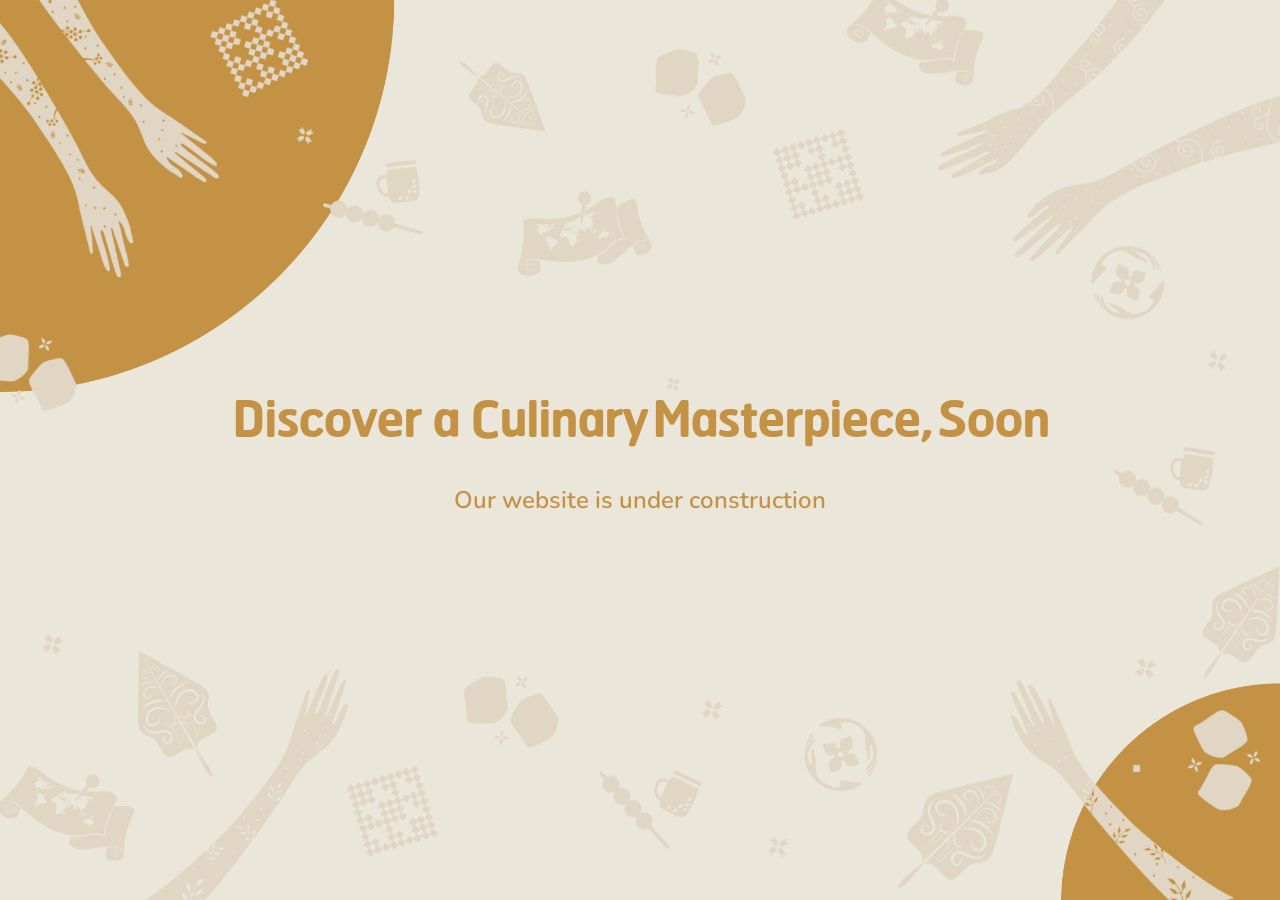
<file: underconstruction/index.html>
<!DOCTYPE html><html lang="en" class="__className_6db73c __className_2bde3f "><head><meta charSet="utf-8"/><meta name="viewport" content="width=device-width, initial-scale=1"/><link rel="stylesheet" href="/_next/static/css/7b7d00e646246f4a.css" data-precedence="next"/><link rel="preload" as="script" fetchPriority="low" href="/_next/static/chunks/webpack-5781fd0ef78ba35a.js"/><script src="/_next/static/chunks/4bd1b696-b4d4c3868257e762.js" async=""></script><script src="/_next/static/chunks/517-7626e2fc2fab4120.js" async=""></script><script src="/_next/static/chunks/main-app-9f4c0e25c41bf438.js" async=""></script><script src="/_next/static/chunks/899-93f6ccc9c23cd250.js" async=""></script><script src="/_next/static/chunks/125-6d3291739404883a.js" async=""></script><script src="/_next/static/chunks/app/layout-464c340d1056401e.js" async=""></script><script src="/_next/static/chunks/app/underconstruction/page-be1fe3732e754921.js" async=""></script><link rel="preload" href="https://www.googletagmanager.com/gtag/js?id=G-S4T24HRCFS" as="script"/><title>Sate House Senayan - Discover the Flavors of Indonesia</title><meta name="description" content="Explore a new world of flavors, with Sate House Senayan as your trusted guide. Reserve Now!"/><meta name="keywords" content="Sate House Senayan,Sate Khas Senayan,Sate Senayan Bali,Sate House Senayan Canggu,Sate House Senayan Menu,Sate House Senayan Food,Sate House Senayan Menu,Reservation Sate House Senayan,Best Satay in Bali,Bali Food Recommendation,Restaurant in Canggu,Best Indonesian Restaurant Canggu,Authentic Indonesian Cuisine Canggu,Family-Friendly Restaurant Canggu,Traditional Indonesian Food Canggu,Sarirasa Group Restaurant,Best Restaurant in Bali,Bali Delicious Indonesian Restaurant"/><meta property="og:title" content="Sate House Senayan - Discover the Flavors of Indonesia"/><meta property="og:description" content="Explore a new world of flavors, with Sate House Senayan as your trusted guide. Reserve Now!"/><meta property="og:image" content="https://www.satehousesenayan.com/shs-logo.png"/><meta name="twitter:card" content="summary_large_image"/><meta name="twitter:title" content="Sate House Senayan - Discover the Flavors of Indonesia"/><meta name="twitter:description" content="Explore a new world of flavors, with Sate House Senayan as your trusted guide. Reserve Now!"/><meta name="twitter:image" content="https://www.satehousesenayan.com/shs-logo.png"/><link rel="icon" href="/favicon.ico" type="image/x-icon" sizes="16x16"/><script src="/_next/static/chunks/polyfills-42372ed130431b0a.js" noModule=""></script></head><body><div class="w-full h-screen flex flex-col justify-center items-center" style="opacity:1"><div role="status" class="scale-[200%]"><svg aria-hidden="true" class="inline w-8 h-8 text-gray-200 animate-spin dark:text-[#76592b] fill-[#c39245]" viewBox="0 0 100 101" fill="none" xmlns="http://www.w3.org/2000/svg"><path d="M100 50.5908C100 78.2051 77.6142 100.591 50 100.591C22.3858 100.591 0 78.2051 0 50.5908C0 22.9766 22.3858 0.59082 50 0.59082C77.6142 0.59082 100 22.9766 100 50.5908ZM9.08144 50.5908C9.08144 73.1895 27.4013 91.5094 50 91.5094C72.5987 91.5094 90.9186 73.1895 90.9186 50.5908C90.9186 27.9921 72.5987 9.67226 50 9.67226C27.4013 9.67226 9.08144 27.9921 9.08144 50.5908Z" fill="currentColor"></path><path d="M93.9676 39.0409C96.393 38.4038 97.8624 35.9116 97.0079 33.5539C95.2932 28.8227 92.871 24.3692 89.8167 20.348C85.8452 15.1192 80.8826 10.7238 75.2124 7.41289C69.5422 4.10194 63.2754 1.94025 56.7698 1.05124C51.7666 0.367541 46.6976 0.446843 41.7345 1.27873C39.2613 1.69328 37.813 4.19778 38.4501 6.62326C39.0873 9.04874 41.5694 10.4717 44.0505 10.1071C47.8511 9.54855 51.7191 9.52689 55.5402 10.0491C60.8642 10.7766 65.9928 12.5457 70.6331 15.2552C75.2735 17.9648 79.3347 21.5619 82.5849 25.841C84.9175 28.9121 86.7997 32.2913 88.1811 35.8758C89.083 38.2158 91.5421 39.6781 93.9676 39.0409Z" fill="currentFill"></path></svg></div><span class="text-[16px] lg:text-[18px] text-[#c39245] mt-8 font-nunito font-semibold">Loading...</span></div><script src="/_next/static/chunks/webpack-5781fd0ef78ba35a.js" async=""></script><script>(self.__next_f=self.__next_f||[]).push([0])</script><script>self.__next_f.push([1,"2:\"$Sreact.fragment\"\n3:I[8374,[\"899\",\"static/chunks/899-93f6ccc9c23cd250.js\",\"125\",\"static/chunks/125-6d3291739404883a.js\",\"177\",\"static/chunks/app/layout-464c340d1056401e.js\"],\"AppProvider\"]\n4:I[3446,[\"899\",\"static/chunks/899-93f6ccc9c23cd250.js\",\"125\",\"static/chunks/125-6d3291739404883a.js\",\"177\",\"static/chunks/app/layout-464c340d1056401e.js\"],\"Providers\"]\n5:I[5244,[],\"\"]\n6:I[3866,[],\"\"]\n7:I[766,[\"899\",\"static/chunks/899-93f6ccc9c23cd250.js\",\"125\",\"static/chunks/125-6d3291739404883a.js\",\"177\",\"static/chunks/app/layout-464c340d1056401e.js\"],\"GoogleAnalytics\"]\n8:I[7033,[],\"ClientPageRoot\"]\n9:I[8119,[\"899\",\"static/chunks/899-93f6ccc9c23cd250.js\",\"802\",\"static/chunks/app/underconstruction/page-be1fe3732e754921.js\"],\"default\"]\nc:I[6213,[],\"OutletBoundary\"]\ne:I[6213,[],\"MetadataBoundary\"]\n10:I[6213,[],\"ViewportBoundary\"]\n12:I[4835,[],\"\"]\n1:HL[\"/_next/static/css/7b7d00e646246f4a.css\",\"style\"]\n"])</script><script>self.__next_f.push([1,"0:{\"P\":null,\"b\":\"z6QjGSr3RWlWuiKFYVTdI\",\"p\":\"\",\"c\":[\"\",\"underconstruction\",\"\"],\"i\":false,\"f\":[[[\"\",{\"children\":[\"underconstruction\",{\"children\":[\"__PAGE__\",{}]}]},\"$undefined\",\"$undefined\",true],[\"\",[\"$\",\"$2\",\"c\",{\"children\":[[[\"$\",\"link\",\"0\",{\"rel\":\"stylesheet\",\"href\":\"/_next/static/css/7b7d00e646246f4a.css\",\"precedence\":\"next\",\"crossOrigin\":\"$undefined\",\"nonce\":\"$undefined\"}]],[\"$\",\"html\",null,{\"lang\":\"en\",\"suppressHydrationWarning\":true,\"className\":\"__className_6db73c __className_2bde3f \",\"children\":[[\"$\",\"body\",null,{\"children\":[\"$\",\"$L3\",null,{\"children\":[\"$\",\"$L4\",null,{\"children\":[\"$\",\"$L5\",null,{\"parallelRouterKey\":\"children\",\"segmentPath\":[\"children\"],\"error\":\"$undefined\",\"errorStyles\":\"$undefined\",\"errorScripts\":\"$undefined\",\"template\":[\"$\",\"$L6\",null,{}],\"templateStyles\":\"$undefined\",\"templateScripts\":\"$undefined\",\"notFound\":[[\"$\",\"title\",null,{\"children\":\"404: This page could not be found.\"}],[\"$\",\"div\",null,{\"style\":{\"fontFamily\":\"system-ui,\\\"Segoe UI\\\",Roboto,Helvetica,Arial,sans-serif,\\\"Apple Color Emoji\\\",\\\"Segoe UI Emoji\\\"\",\"height\":\"100vh\",\"textAlign\":\"center\",\"display\":\"flex\",\"flexDirection\":\"column\",\"alignItems\":\"center\",\"justifyContent\":\"center\"},\"children\":[\"$\",\"div\",null,{\"children\":[[\"$\",\"style\",null,{\"dangerouslySetInnerHTML\":{\"__html\":\"body{color:#000;background:#fff;margin:0}.next-error-h1{border-right:1px solid rgba(0,0,0,.3)}@media (prefers-color-scheme:dark){body{color:#fff;background:#000}.next-error-h1{border-right:1px solid rgba(255,255,255,.3)}}\"}}],[\"$\",\"h1\",null,{\"className\":\"next-error-h1\",\"style\":{\"display\":\"inline-block\",\"margin\":\"0 20px 0 0\",\"padding\":\"0 23px 0 0\",\"fontSize\":24,\"fontWeight\":500,\"verticalAlign\":\"top\",\"lineHeight\":\"49px\"},\"children\":\"404\"}],[\"$\",\"div\",null,{\"style\":{\"display\":\"inline-block\"},\"children\":[\"$\",\"h2\",null,{\"style\":{\"fontSize\":14,\"fontWeight\":400,\"lineHeight\":\"49px\",\"margin\":0},\"children\":\"This page could not be found.\"}]}]]}]}]],\"notFoundStyles\":[]}]}]}]}],[\"$\",\"$L7\",null,{\"gaId\":\"G-S4T24HRCFS\"}]]}]]}],{\"children\":[\"underconstruction\",[\"$\",\"$2\",\"c\",{\"children\":[null,[\"$\",\"$L5\",null,{\"parallelRouterKey\":\"children\",\"segmentPath\":[\"children\",\"underconstruction\",\"children\"],\"error\":\"$undefined\",\"errorStyles\":\"$undefined\",\"errorScripts\":\"$undefined\",\"template\":[\"$\",\"$L6\",null,{}],\"templateStyles\":\"$undefined\",\"templateScripts\":\"$undefined\",\"notFound\":\"$undefined\",\"notFoundStyles\":\"$undefined\"}]]}],{\"children\":[\"__PAGE__\",[\"$\",\"$2\",\"c\",{\"children\":[[\"$\",\"$L8\",null,{\"Component\":\"$9\",\"searchParams\":{},\"params\":{},\"promises\":[\"$@a\",\"$@b\"]}],null,[\"$\",\"$Lc\",null,{\"children\":\"$Ld\"}]]}],{},null]},null]},null],[\"$\",\"$2\",\"h\",{\"children\":[null,[\"$\",\"$2\",\"ZGme7xIryvbJjH_6UAral\",{\"children\":[[\"$\",\"$Le\",null,{\"children\":\"$Lf\"}],[\"$\",\"$L10\",null,{\"children\":\"$L11\"}],null]}]]}]]],\"m\":\"$undefined\",\"G\":[\"$12\",\"$undefined\"],\"s\":false,\"S\":true}\n"])</script><script>self.__next_f.push([1,"a:{}\nb:{}\n"])</script><script>self.__next_f.push([1,"11:[[\"$\",\"meta\",\"0\",{\"name\":\"viewport\",\"content\":\"width=device-width, initial-scale=1\"}]]\nf:[[\"$\",\"meta\",\"0\",{\"charSet\":\"utf-8\"}],[\"$\",\"title\",\"1\",{\"children\":\"Sate House Senayan - Discover the Flavors of Indonesia\"}],[\"$\",\"meta\",\"2\",{\"name\":\"description\",\"content\":\"Explore a new world of flavors, with Sate House Senayan as your trusted guide. Reserve Now!\"}],[\"$\",\"meta\",\"3\",{\"name\":\"keywords\",\"content\":\"Sate House Senayan,Sate Khas Senayan,Sate Senayan Bali,Sate House Senayan Canggu,Sate House Senayan Menu,Sate House Senayan Food,Sate House Senayan Menu,Reservation Sate House Senayan,Best Satay in Bali,Bali Food Recommendation,Restaurant in Canggu,Best Indonesian Restaurant Canggu,Authentic Indonesian Cuisine Canggu,Family-Friendly Restaurant Canggu,Traditional Indonesian Food Canggu,Sarirasa Group Restaurant,Best Restaurant in Bali,Bali Delicious Indonesian Restaurant\"}],[\"$\",\"meta\",\"4\",{\"property\":\"og:title\",\"content\":\"Sate House Senayan - Discover the Flavors of Indonesia\"}],[\"$\",\"meta\",\"5\",{\"property\":\"og:description\",\"content\":\"Explore a new world of flavors, with Sate House Senayan as your trusted guide. Reserve Now!\"}],[\"$\",\"meta\",\"6\",{\"property\":\"og:image\",\"content\":\"https://www.satehousesenayan.com/shs-logo.png\"}],[\"$\",\"meta\",\"7\",{\"name\":\"twitter:card\",\"content\":\"summary_large_image\"}],[\"$\",\"meta\",\"8\",{\"name\":\"twitter:title\",\"content\":\"Sate House Senayan - Discover the Flavors of Indonesia\"}],[\"$\",\"meta\",\"9\",{\"name\":\"twitter:description\",\"content\":\"Explore a new world of flavors, with Sate House Senayan as your trusted guide. Reserve Now!\"}],[\"$\",\"meta\",\"10\",{\"name\":\"twitter:image\",\"content\":\"https://www.satehousesenayan.com/shs-logo.png\"}],[\"$\",\"link\",\"11\",{\"rel\":\"icon\",\"href\":\"/favicon.ico\",\"type\":\"image/x-icon\",\"sizes\":\"16x16\"}]]\n"])</script><script>self.__next_f.push([1,"d:null\n"])</script></body></html>
</file>
<file: _next/static/css/7b7d00e646246f4a.css>
@font-face{font-family:nunito;src:url(/_next/static/media/5812fd0b50db2da8-s.p.woff) format("woff");font-display:swap;font-weight:200}@font-face{font-family:nunito;src:url(/_next/static/media/24e98cba28ccd2c7-s.p.woff) format("woff");font-display:swap;font-weight:300}@font-face{font-family:nunito;src:url(/_next/static/media/8120d47db5208c54-s.p.woff) format("woff");font-display:swap;font-weight:400}@font-face{font-family:nunito;src:url(/_next/static/media/55a52775e57e96cc-s.p.woff) format("woff");font-display:swap;font-weight:500}@font-face{font-family:nunito;src:url(/_next/static/media/9362a118d51e83a1-s.p.woff) format("woff");font-display:swap;font-weight:600}@font-face{font-family:nunito;src:url(/_next/static/media/0e9b571f8750e50d-s.p.woff) format("woff");font-display:swap;font-weight:700}@font-face{font-family:nunito;src:url(/_next/static/media/498b9be6fe709ded-s.p.woff) format("woff");font-display:swap;font-weight:800}@font-face{font-family:nunito;src:url(/_next/static/media/9e7b118fcdb32f55-s.p.woff) format("woff");font-display:swap;font-weight:900}@font-face{font-family:nunito Fallback;src:local("Arial");ascent-override:99.46%;descent-override:34.73%;line-gap-override:0.00%;size-adjust:101.65%}.__className_58d437{font-family:nunito,nunito Fallback}.__variable_58d437{--font-nunito:"nunito","nunito Fallback"}@font-face{font-family:merienda;src:url(/_next/static/media/ce561fb54a2587b9-s.p.woff) format("woff");font-display:swap;font-weight:300}@font-face{font-family:merienda;src:url(/_next/static/media/f0b991fd6a66c333-s.p.woff) format("woff");font-display:swap;font-weight:400}@font-face{font-family:merienda;src:url(/_next/static/media/6ef7cd026d23eff3-s.p.woff) format("woff");font-display:swap;font-weight:500}@font-face{font-family:merienda;src:url(/_next/static/media/793c928f6f906b70-s.p.woff) format("woff");font-display:swap;font-weight:600}@font-face{font-family:merienda;src:url(/_next/static/media/4afb54afe8f2857b-s.p.woff) format("woff");font-display:swap;font-weight:700}@font-face{font-family:merienda;src:url(/_next/static/media/ef467ece433a8924-s.p.woff) format("woff");font-display:swap;font-weight:800}@font-face{font-family:merienda;src:url(/_next/static/media/d4af929a62542101-s.p.woff) format("woff");font-display:swap;font-weight:900}@font-face{font-family:merienda Fallback;src:local("Arial");ascent-override:97.51%;descent-override:30.26%;line-gap-override:0.00%;size-adjust:113.02%}.__className_47cd83{font-family:merienda,merienda Fallback}.__variable_47cd83{--font-merienda:"merienda","merienda Fallback"}@font-face{font-family:bulldog;src:url(/_next/static/media/5ab5d83c80dc1933-s.p.woff) format("woff");font-display:swap;font-weight:500}@font-face{font-family:bulldog Fallback;src:local("Arial");ascent-override:96.09%;descent-override:19.31%;line-gap-override:0.00%;size-adjust:86.48%}.__className_2bde3f{font-family:bulldog,bulldog Fallback;font-weight:500}.__variable_2bde3f{--font-bulldog:"bulldog","bulldog Fallback"}@font-face{font-family:herme;src:url(/_next/static/media/a0f99a0db0a16b35-s.p.woff) format("woff");font-display:swap;font-weight:500}@font-face{font-family:herme Fallback;src:local("Arial");ascent-override:99.36%;descent-override:21.18%;line-gap-override:0.00%;size-adjust:101.05%}.__className_6db73c{font-family:herme,herme Fallback;font-weight:500}.__variable_6db73c{--font-herme:"herme","herme Fallback"}*,:after,:before{--tw-border-spacing-x:0;--tw-border-spacing-y:0;--tw-translate-x:0;--tw-translate-y:0;--tw-rotate:0;--tw-skew-x:0;--tw-skew-y:0;--tw-scale-x:1;--tw-scale-y:1;--tw-pan-x: ;--tw-pan-y: ;--tw-pinch-zoom: ;--tw-scroll-snap-strictness:proximity;--tw-gradient-from-position: ;--tw-gradient-via-position: ;--tw-gradient-to-position: ;--tw-ordinal: ;--tw-slashed-zero: ;--tw-numeric-figure: ;--tw-numeric-spacing: ;--tw-numeric-fraction: ;--tw-ring-inset: ;--tw-ring-offset-width:0px;--tw-ring-offset-color:#fff;--tw-ring-color:rgba(59,130,246,.5);--tw-ring-offset-shadow:0 0 #0000;--tw-ring-shadow:0 0 #0000;--tw-shadow:0 0 #0000;--tw-shadow-colored:0 0 #0000;--tw-blur: ;--tw-brightness: ;--tw-contrast: ;--tw-grayscale: ;--tw-hue-rotate: ;--tw-invert: ;--tw-saturate: ;--tw-sepia: ;--tw-drop-shadow: ;--tw-backdrop-blur: ;--tw-backdrop-brightness: ;--tw-backdrop-contrast: ;--tw-backdrop-grayscale: ;--tw-backdrop-hue-rotate: ;--tw-backdrop-invert: ;--tw-backdrop-opacity: ;--tw-backdrop-saturate: ;--tw-backdrop-sepia: ;--tw-contain-size: ;--tw-contain-layout: ;--tw-contain-paint: ;--tw-contain-style: }::backdrop{--tw-border-spacing-x:0;--tw-border-spacing-y:0;--tw-translate-x:0;--tw-translate-y:0;--tw-rotate:0;--tw-skew-x:0;--tw-skew-y:0;--tw-scale-x:1;--tw-scale-y:1;--tw-pan-x: ;--tw-pan-y: ;--tw-pinch-zoom: ;--tw-scroll-snap-strictness:proximity;--tw-gradient-from-position: ;--tw-gradient-via-position: ;--tw-gradient-to-position: ;--tw-ordinal: ;--tw-slashed-zero: ;--tw-numeric-figure: ;--tw-numeric-spacing: ;--tw-numeric-fraction: ;--tw-ring-inset: ;--tw-ring-offset-width:0px;--tw-ring-offset-color:#fff;--tw-ring-color:rgba(59,130,246,.5);--tw-ring-offset-shadow:0 0 #0000;--tw-ring-shadow:0 0 #0000;--tw-shadow:0 0 #0000;--tw-shadow-colored:0 0 #0000;--tw-blur: ;--tw-brightness: ;--tw-contrast: ;--tw-grayscale: ;--tw-hue-rotate: ;--tw-invert: ;--tw-saturate: ;--tw-sepia: ;--tw-drop-shadow: ;--tw-backdrop-blur: ;--tw-backdrop-brightness: ;--tw-backdrop-contrast: ;--tw-backdrop-grayscale: ;--tw-backdrop-hue-rotate: ;--tw-backdrop-invert: ;--tw-backdrop-opacity: ;--tw-backdrop-saturate: ;--tw-backdrop-sepia: ;--tw-contain-size: ;--tw-contain-layout: ;--tw-contain-paint: ;--tw-contain-style: }/*
! tailwindcss v3.4.15 | MIT License | https://tailwindcss.com
*/*,:after,:before{box-sizing:border-box;border:0 solid #e5e7eb}:after,:before{--tw-content:""}:host,html{line-height:1.5;-webkit-text-size-adjust:100%;-moz-tab-size:4;tab-size:4;font-family:ui-sans-serif,system-ui,sans-serif,Apple Color Emoji,Segoe UI Emoji,Segoe UI Symbol,Noto Color Emoji;font-feature-settings:normal;font-variation-settings:normal;-webkit-tap-highlight-color:transparent}body{margin:0;line-height:inherit}hr{height:0;color:inherit;border-top-width:1px}abbr:where([title]){text-decoration:underline dotted}h1,h2,h3,h4,h5,h6{font-size:inherit;font-weight:inherit}a{color:inherit;text-decoration:inherit}b,strong{font-weight:bolder}code,kbd,pre,samp{font-family:ui-monospace,SFMono-Regular,Menlo,Monaco,Consolas,Liberation Mono,Courier New,monospace;font-feature-settings:normal;font-variation-settings:normal;font-size:1em}small{font-size:80%}sub,sup{font-size:75%;line-height:0;position:relative;vertical-align:baseline}sub{bottom:-.25em}sup{top:-.5em}table{text-indent:0;border-color:inherit;border-collapse:collapse}button,input,optgroup,select,textarea{font-family:inherit;font-feature-settings:inherit;font-variation-settings:inherit;font-size:100%;font-weight:inherit;line-height:inherit;letter-spacing:inherit;color:inherit;margin:0;padding:0}button,select{text-transform:none}button,input:where([type=button]),input:where([type=reset]),input:where([type=submit]){-webkit-appearance:button;background-color:transparent;background-image:none}:-moz-focusring{outline:auto}:-moz-ui-invalid{box-shadow:none}progress{vertical-align:baseline}::-webkit-inner-spin-button,::-webkit-outer-spin-button{height:auto}[type=search]{-webkit-appearance:textfield;outline-offset:-2px}::-webkit-search-decoration{-webkit-appearance:none}::-webkit-file-upload-button{-webkit-appearance:button;font:inherit}summary{display:list-item}blockquote,dd,dl,figure,h1,h2,h3,h4,h5,h6,hr,p,pre{margin:0}fieldset{margin:0}fieldset,legend{padding:0}menu,ol,ul{list-style:none;margin:0;padding:0}dialog{padding:0}textarea{resize:vertical}input::placeholder,textarea::placeholder{opacity:1;color:#9ca3af}[role=button],button{cursor:pointer}:disabled{cursor:default}audio,canvas,embed,iframe,img,object,svg,video{display:block;vertical-align:middle}img,video{max-width:100%;height:auto}[hidden]:where(:not([hidden=until-found])){display:none}.visible{visibility:visible}.fixed{position:fixed}.absolute{position:absolute}.relative{position:relative}.sticky{position:sticky}.bottom-0{bottom:0}.left-0{left:0}.left-\[24px\]{left:24px}.right-\[20px\]{right:20px}.right-\[8px\]{right:8px}.top-0{top:0}.top-\[24px\]{top:24px}.z-\[1000\]{z-index:1000}.z-\[1001\]{z-index:1001}.z-\[1004\]{z-index:1004}.z-\[1005\]{z-index:1005}.z-\[1007\]{z-index:1007}.z-\[1008\]{z-index:1008}.z-\[1009\]{z-index:1009}.z-\[1010\]{z-index:1010}.z-\[1\]{z-index:1}.z-\[2\]{z-index:2}.z-\[999\]{z-index:999}.mx-auto{margin-left:auto;margin-right:auto}.my-\[20px\]{margin-top:20px;margin-bottom:20px}.my-\[70px\]{margin-top:70px;margin-bottom:70px}.mb-2{margin-bottom:.5rem}.mb-3{margin-bottom:.75rem}.mb-4{margin-bottom:1rem}.mb-8{margin-bottom:2rem}.mb-\[130px\]{margin-bottom:130px}.mb-\[20px\]{margin-bottom:20px}.mb-\[40px\]{margin-bottom:40px}.ml-2{margin-left:.5rem}.ml-3{margin-left:.75rem}.ml-4{margin-left:1rem}.ml-6{margin-left:1.5rem}.ml-\[20px\]{margin-left:20px}.mr-4{margin-right:1rem}.mt-2{margin-top:.5rem}.mt-4{margin-top:1rem}.mt-8{margin-top:2rem}.mt-\[12px\]{margin-top:12px}.mt-\[194px\]{margin-top:194px}.mt-\[20px\]{margin-top:20px}.mt-\[28px\]{margin-top:28px}.mt-\[50px\]{margin-top:50px}.mt-\[70px\]{margin-top:70px}.inline{display:inline}.flex{display:flex}.table{display:table}.hidden{display:none}.h-8{height:2rem}.h-\[100vh\]{height:100vh}.h-\[120px\]{height:120px}.h-\[150px\]{height:150px}.h-\[28px\]{height:28px}.h-\[404px\]{height:404px}.h-\[40px\]{height:40px}.h-\[543px\]{height:543px}.h-\[690px\]{height:690px}.h-\[73vh\]{height:73vh}.h-\[74px\]{height:74px}.h-\[812px\]{height:812px}.h-\[84px\]{height:84px}.h-\[86px\]{height:86px}.h-screen{height:100vh}.min-h-screen{min-height:100vh}.w-1\/2{width:50%}.w-8{width:2rem}.w-\[100\%\]{width:100%}.w-\[100vw\]{width:100vw}.w-\[270px\]{width:270px}.w-\[28px\]{width:28px}.w-\[40px\]{width:40px}.w-\[410px\]{width:410px}.w-\[420px\]{width:420px}.w-\[75\%\]{width:75%}.w-full{width:100%}.w-max{width:max-content}.w-screen{width:100vw}.max-w-\[1300px\]{max-width:1300px}.max-w-\[1400px\]{max-width:1400px}.scale-75{--tw-scale-x:.75;--tw-scale-y:.75}.scale-75,.scale-\[200\%\]{transform:translate(var(--tw-translate-x),var(--tw-translate-y)) rotate(var(--tw-rotate)) skewX(var(--tw-skew-x)) skewY(var(--tw-skew-y)) scaleX(var(--tw-scale-x)) scaleY(var(--tw-scale-y))}.scale-\[200\%\]{--tw-scale-x:200%;--tw-scale-y:200%}.scale-\[70\%\]{--tw-scale-x:70%;--tw-scale-y:70%}.scale-\[70\%\],.scale-\[90\%\]{transform:translate(var(--tw-translate-x),var(--tw-translate-y)) rotate(var(--tw-rotate)) skewX(var(--tw-skew-x)) skewY(var(--tw-skew-y)) scaleX(var(--tw-scale-x)) scaleY(var(--tw-scale-y))}.scale-\[90\%\]{--tw-scale-x:90%;--tw-scale-y:90%}@keyframes spin{to{transform:rotate(1turn)}}.animate-spin{animation:spin 1s linear infinite}.resize{resize:both}.flex-col{flex-direction:column}.items-end{align-items:flex-end}.items-center{align-items:center}.justify-start{justify-content:flex-start}.justify-end{justify-content:flex-end}.justify-center{justify-content:center}.justify-between{justify-content:space-between}.gap-16{gap:4rem}.gap-\[100px\]{gap:100px}.gap-\[12px\]{gap:12px}.gap-\[16px\]{gap:16px}.gap-\[18px\]{gap:18px}.gap-\[24px\]{gap:24px}.overflow-hidden{overflow:hidden}.overflow-y-auto{overflow-y:auto}.overflow-x-hidden{overflow-x:hidden}.rounded-\[30px\]{border-radius:30px}.rounded-\[50px\]{border-radius:50px}.rounded-\[8px\]{border-radius:8px}.rounded-\[8px_8px_0_0\]{border-radius:8px 8px 0 0}.rounded-lg{border-radius:.5rem}.rounded-md{border-radius:.375rem}.border{border-width:1px}.border-\[\#AE8D9380\]{border-color:#ae8d9380}.border-\[\#F1471D\]{--tw-border-opacity:1;border-color:rgb(241 71 29/var(--tw-border-opacity,1))}.bg-\[\#0000004D\]{background-color:#0000004d}.bg-\[\#000000A6\]{background-color:#000000a6}.bg-\[\#F15922\]{--tw-bg-opacity:1;background-color:rgb(241 89 34/var(--tw-bg-opacity,1))}.bg-\[\#F15A22\]{--tw-bg-opacity:1;background-color:rgb(241 90 34/var(--tw-bg-opacity,1))}.bg-\[\#F4F4F4\]{--tw-bg-opacity:1;background-color:rgb(244 244 244/var(--tw-bg-opacity,1))}.bg-\[\#dcdcdc0e\]{background-color:#dcdcdc0e}.bg-\[\#fff\]{--tw-bg-opacity:1;background-color:rgb(255 255 255/var(--tw-bg-opacity,1))}.bg-\[rgba\(0\2c 0\2c 0\2c 0\.47\)\]{background-color:rgba(0,0,0,.47)}.bg-black{--tw-bg-opacity:1;background-color:rgb(0 0 0/var(--tw-bg-opacity,1))}.bg-white{--tw-bg-opacity:1;background-color:rgb(255 255 255/var(--tw-bg-opacity,1))}.fill-\[\#c39245\]{fill:#c39245}.p-2{padding:.5rem}.p-4{padding:1rem}.p-8{padding:2rem}.p-\[20px\]{padding:20px}.px-4{padding-left:1rem;padding-right:1rem}.px-6{padding-left:1.5rem;padding-right:1.5rem}.px-7{padding-left:1.75rem;padding-right:1.75rem}.py-2{padding-top:.5rem;padding-bottom:.5rem}.py-4{padding-top:1rem;padding-bottom:1rem}.py-6{padding-top:1.5rem;padding-bottom:1.5rem}.py-\[10px\]{padding-top:10px;padding-bottom:10px}.py-\[70px\]{padding-top:70px;padding-bottom:70px}.pb-20{padding-bottom:5rem}.pb-4{padding-bottom:1rem}.pb-8{padding-bottom:2rem}.pl-2{padding-left:.5rem}.pl-4{padding-left:1rem}.pr-3{padding-right:.75rem}.pt-6{padding-top:1.5rem}.text-left{text-align:left}.text-center{text-align:center}.text-right{text-align:right}.text-\[14px\]{font-size:14px}.text-\[16px\]{font-size:16px}.text-\[18px\]{font-size:18px}.text-\[20px\]{font-size:20px}.text-\[24px\]{font-size:24px}.text-\[32px\]{font-size:32px}.font-bold{font-weight:700}.font-semibold{font-weight:600}.leading-\[22px\]{line-height:22px}.leading-\[30px\]{line-height:30px}.text-\[\#F15A22\]{--tw-text-opacity:1;color:rgb(241 90 34/var(--tw-text-opacity,1))}.text-\[\#c39245\]{--tw-text-opacity:1;color:rgb(195 146 69/var(--tw-text-opacity,1))}.text-black{--tw-text-opacity:1;color:rgb(0 0 0/var(--tw-text-opacity,1))}.text-gray-200{--tw-text-opacity:1;color:rgb(229 231 235/var(--tw-text-opacity,1))}.text-white{--tw-text-opacity:1;color:rgb(255 255 255/var(--tw-text-opacity,1))}.opacity-0{opacity:0}.shadow-\[0px_4px_8px_0px_\#0000000D\]{--tw-shadow:0px 4px 8px 0px #0000000d;--tw-shadow-colored:0px 4px 8px 0px var(--tw-shadow-color)}.shadow-\[0px_4px_8px_0px_\#0000000D\],.shadow-lg{box-shadow:var(--tw-ring-offset-shadow,0 0 #0000),var(--tw-ring-shadow,0 0 #0000),var(--tw-shadow)}.shadow-lg{--tw-shadow:0 10px 15px -3px rgba(0,0,0,.1),0 4px 6px -4px rgba(0,0,0,.1);--tw-shadow-colored:0 10px 15px -3px var(--tw-shadow-color),0 4px 6px -4px var(--tw-shadow-color)}.shadow-md{--tw-shadow:0 4px 6px -1px rgba(0,0,0,.1),0 2px 4px -2px rgba(0,0,0,.1);--tw-shadow-colored:0 4px 6px -1px var(--tw-shadow-color),0 2px 4px -2px var(--tw-shadow-color)}.shadow-md,.shadow-xl{box-shadow:var(--tw-ring-offset-shadow,0 0 #0000),var(--tw-ring-shadow,0 0 #0000),var(--tw-shadow)}.shadow-xl{--tw-shadow:0 20px 25px -5px rgba(0,0,0,.1),0 8px 10px -6px rgba(0,0,0,.1);--tw-shadow-colored:0 20px 25px -5px var(--tw-shadow-color),0 8px 10px -6px var(--tw-shadow-color)}.invert{--tw-invert:invert(100%)}.invert,.invert-0{filter:var(--tw-blur) var(--tw-brightness) var(--tw-contrast) var(--tw-grayscale) var(--tw-hue-rotate) var(--tw-invert) var(--tw-saturate) var(--tw-sepia) var(--tw-drop-shadow)}.invert-0{--tw-invert:invert(0)}.transition{transition-property:color,background-color,border-color,text-decoration-color,fill,stroke,opacity,box-shadow,transform,filter,backdrop-filter;transition-timing-function:cubic-bezier(.4,0,.2,1);transition-duration:.15s}.transition-all{transition-property:all;transition-timing-function:cubic-bezier(.4,0,.2,1);transition-duration:.15s}.ease-in-out{transition-timing-function:cubic-bezier(.4,0,.2,1)}:root{--background:#fff;--foreground:#fff}.font-nunito{font-family:Nunito!important}.font-merienda{font-family:Merienda!important}.font-bulldog{font-family:bulldog!important}.font-herme{font-family:herme!important}html{padding:0!important;scroll-behavior:smooth}body{color:var(--foreground);background:var(--background)}.hover\:text-\[\#F15922\]:hover{--tw-text-opacity:1;color:rgb(241 89 34/var(--tw-text-opacity,1))}@media (min-width:640px){.sm\:p-20{padding:5rem}}@media (min-width:1024px){.lg\:right-\[20px\]{right:20px}.lg\:top-\[24px\]{top:24px}.lg\:mb-0{margin-bottom:0}.lg\:mb-6{margin-bottom:1.5rem}.lg\:mt-0{margin-top:0}.lg\:justify-center{justify-content:center}.lg\:overflow-y-auto{overflow-y:auto}.lg\:overflow-x-hidden{overflow-x:hidden}.lg\:px-6{padding-left:1.5rem;padding-right:1.5rem}.lg\:py-8{padding-top:2rem;padding-bottom:2rem}.lg\:pt-\[24px\]{padding-top:24px}.lg\:text-\[18px\]{font-size:18px}.lg\:text-\[20px\]{font-size:20px}.lg\:text-\[24px\]{font-size:24px}.lg\:text-\[40px\]{font-size:40px}.lg\:text-\[48px\]{font-size:48px}}@media (prefers-color-scheme:dark){.dark\:text-\[\#76592b\]{--tw-text-opacity:1;color:rgb(118 89 43/var(--tw-text-opacity,1))}}.bg-main{position:relative;overflow:hidden}.bg-main .text{position:relative;z-index:1}.svg-fill-white *{fill:#fff}.svg-fill-grey *{fill:#f4f4f4}.svg-fill-primary:hover *{fill:#f15922;transition:all .5}.svg-transition{transition:all}.menuIcon{display:flex;gap:3px;align-items:center;justify-content:center;transition:all 2;position:relative}.menuIcon .m1,.menuIcon .m2,.menuIcon .m3{width:20px;height:2px;background:#000;border-radius:3px;transition:all 2;transition:width .2s,height .2s,transform .2s}.menuIcon .m1{position:absolute;left:4px;top:7px;transition:width .2s,height .2s,transform .2s}.menuIcon .m2{opacity:1;left:4px;transition:opacity .2s}.menuIcon .m3{position:absolute;left:4px;top:19px;transition:width .2s,height .2s,transform .2s}.menuActive{transition:all 2}.menuActive .m1{width:18px;height:2px;transform:rotate(45deg);position:absolute;left:5px;top:10px;transition:width .2s,height .2s,transform .2s}.menuActive .m2{opacity:0;transition:opacity .2s}.menuActive .m3{width:18px;height:2px;transform:rotate(-45deg);position:absolute;left:5px;top:10px;transition:width .2s,height .2s,transform .2s}.subMenu{height:0;transition:height .3s;overflow:hidden}.subMenu.menuShow{height:200px;transition:height .3s}.button-primary-glow{transition:box-shadow .2s}.button-primary-glow:hover{box-shadow:0 4px 15px 2px rgba(255,89,29,.565)}
</file>
<file: _next/static/css/98c5d6a2d9424ba6.css>
@font-face{font-family:swiper-icons;src:url("data:application/font-woff;charset=utf-8;base64, [base64]//wADZ2x5ZgAAAywAAADMAAAD2MHtryVoZWFkAAABbAAAADAAAAA2E2+eoWhoZWEAAAGcAAAAHwAAACQC9gDzaG10eAAAAigAAAAZAAAArgJkABFsb2NhAAAC0AAAAFoAAABaFQAUGG1heHAAAAG8AAAAHwAAACAAcABAbmFtZQAAA/gAAAE5AAACXvFdBwlwb3N0AAAFNAAAAGIAAACE5s74hXjaY2BkYGAAYpf5Hu/j+W2+MnAzMYDAzaX6QjD6/4//Bxj5GA8AuRwMYGkAPywL13jaY2BkYGA88P8Agx4j+/8fQDYfA1AEBWgDAIB2BOoAeNpjYGRgYNBh4GdgYgABEMnIABJzYNADCQAACWgAsQB42mNgYfzCOIGBlYGB0YcxjYGBwR1Kf2WQZGhhYGBiYGVmgAFGBiQQkOaawtDAoMBQxXjg/wEGPcYDDA4wNUA2CCgwsAAAO4EL6gAAeNpj2M0gyAACqxgGNWBkZ2D4/wMA+xkDdgAAAHjaY2BgYGaAYBkGRgYQiAHyGMF8FgYHIM3DwMHABGQrMOgyWDLEM1T9/w8UBfEMgLzE////P/5//f/V/xv+r4eaAAeMbAxwIUYmIMHEgKYAYjUcsDAwsLKxc3BycfPw8jEQA/[base64]/uznmfPFBNODM2K7MTQ45YEAZqGP81AmGGcF3iPqOop0r1SPTaTbVkfUe4HXj97wYE+yNwWYxwWu4v1ugWHgo3S1XdZEVqWM7ET0cfnLGxWfkgR42o2PvWrDMBSFj/IHLaF0zKjRgdiVMwScNRAoWUoH78Y2icB/yIY09An6AH2Bdu/UB+yxopYshQiEvnvu0dURgDt8QeC8PDw7Fpji3fEA4z/PEJ6YOB5hKh4dj3EvXhxPqH/SKUY3rJ7srZ4FZnh1PMAtPhwP6fl2PMJMPDgeQ4rY8YT6Gzao0eAEA409DuggmTnFnOcSCiEiLMgxCiTI6Cq5DZUd3Qmp10vO0LaLTd2cjN4fOumlc7lUYbSQcZFkutRG7g6JKZKy0RmdLY680CDnEJ+UMkpFFe1RN7nxdVpXrC4aTtnaurOnYercZg2YVmLN/d/gczfEimrE/fs/bOuq29Zmn8tloORaXgZgGa78yO9/cnXm2BpaGvq25Dv9S4E9+5SIc9PqupJKhYFSSl47+Qcr1mYNAAAAeNptw0cKwkAAAMDZJA8Q7OUJvkLsPfZ6zFVERPy8qHh2YER+3i/BP83vIBLLySsoKimrqKqpa2hp6+jq6RsYGhmbmJqZSy0sraxtbO3sHRydnEMU4uR6yx7JJXveP7WrDycAAAAAAAH//wACeNpjYGRgYOABYhkgZgJCZgZNBkYGLQZtIJsFLMYAAAw3ALgAeNolizEKgDAQBCchRbC2sFER0YD6qVQiBCv/H9ezGI6Z5XBAw8CBK/m5iQQVauVbXLnOrMZv2oLdKFa8Pjuru2hJzGabmOSLzNMzvutpB3N42mNgZGBg4GKQYzBhYMxJLMlj4GBgAYow/P/PAJJhLM6sSoWKfWCAAwDAjgbRAAB42mNgYGBkAIIbCZo5IPrmUn0hGA0AO8EFTQAA");font-weight:400;font-style:normal}:root{--swiper-theme-color:#007aff}:host{position:relative;display:block;margin-left:auto;margin-right:auto;z-index:1}.swiper{margin-left:auto;margin-right:auto;position:relative;overflow:hidden;list-style:none;padding:0;z-index:1;display:block}.swiper-vertical>.swiper-wrapper{flex-direction:column}.swiper-wrapper{position:relative;width:100%;height:100%;z-index:1;display:flex;transition-property:transform;transition-timing-function:var(--swiper-wrapper-transition-timing-function,initial);box-sizing:content-box}.swiper-android .swiper-slide,.swiper-ios .swiper-slide,.swiper-wrapper{transform:translateZ(0)}.swiper-horizontal{touch-action:pan-y}.swiper-vertical{touch-action:pan-x}.swiper-slide{flex-shrink:0;width:100%;height:100%;position:relative;transition-property:transform;display:block}.swiper-slide-invisible-blank{visibility:hidden}.swiper-autoheight,.swiper-autoheight .swiper-slide{height:auto}.swiper-autoheight .swiper-wrapper{align-items:flex-start;transition-property:transform,height}.swiper-backface-hidden .swiper-slide{transform:translateZ(0);-webkit-backface-visibility:hidden;backface-visibility:hidden}.swiper-3d.swiper-css-mode .swiper-wrapper{perspective:1200px}.swiper-3d .swiper-wrapper{transform-style:preserve-3d}.swiper-3d{perspective:1200px}.swiper-3d .swiper-cube-shadow,.swiper-3d .swiper-slide{transform-style:preserve-3d}.swiper-css-mode>.swiper-wrapper{overflow:auto;scrollbar-width:none;-ms-overflow-style:none}.swiper-css-mode>.swiper-wrapper::-webkit-scrollbar{display:none}.swiper-css-mode>.swiper-wrapper>.swiper-slide{scroll-snap-align:start start}.swiper-css-mode.swiper-horizontal>.swiper-wrapper{scroll-snap-type:x mandatory}.swiper-css-mode.swiper-vertical>.swiper-wrapper{scroll-snap-type:y mandatory}.swiper-css-mode.swiper-free-mode>.swiper-wrapper{scroll-snap-type:none}.swiper-css-mode.swiper-free-mode>.swiper-wrapper>.swiper-slide{scroll-snap-align:none}.swiper-css-mode.swiper-centered>.swiper-wrapper:before{content:"";flex-shrink:0;order:9999}.swiper-css-mode.swiper-centered>.swiper-wrapper>.swiper-slide{scroll-snap-align:center center;scroll-snap-stop:always}.swiper-css-mode.swiper-centered.swiper-horizontal>.swiper-wrapper>.swiper-slide:first-child{margin-inline-start:var(--swiper-centered-offset-before)}.swiper-css-mode.swiper-centered.swiper-horizontal>.swiper-wrapper:before{height:100%;min-height:1px;width:var(--swiper-centered-offset-after)}.swiper-css-mode.swiper-centered.swiper-vertical>.swiper-wrapper>.swiper-slide:first-child{margin-block-start:var(--swiper-centered-offset-before)}.swiper-css-mode.swiper-centered.swiper-vertical>.swiper-wrapper:before{width:100%;min-width:1px;height:var(--swiper-centered-offset-after)}.swiper-3d .swiper-slide-shadow,.swiper-3d .swiper-slide-shadow-bottom,.swiper-3d .swiper-slide-shadow-left,.swiper-3d .swiper-slide-shadow-right,.swiper-3d .swiper-slide-shadow-top{position:absolute;left:0;top:0;width:100%;height:100%;pointer-events:none;z-index:10}.swiper-3d .swiper-slide-shadow{background:rgba(0,0,0,.15)}.swiper-3d .swiper-slide-shadow-left{background-image:linear-gradient(270deg,rgba(0,0,0,.5),transparent)}.swiper-3d .swiper-slide-shadow-right{background-image:linear-gradient(90deg,rgba(0,0,0,.5),transparent)}.swiper-3d .swiper-slide-shadow-top{background-image:linear-gradient(0deg,rgba(0,0,0,.5),transparent)}.swiper-3d .swiper-slide-shadow-bottom{background-image:linear-gradient(180deg,rgba(0,0,0,.5),transparent)}.swiper-lazy-preloader{width:42px;height:42px;position:absolute;left:50%;top:50%;margin-left:-21px;margin-top:-21px;z-index:10;transform-origin:50%;box-sizing:border-box;border-radius:50%;border:4px solid var(--swiper-preloader-color,var(--swiper-theme-color));border-top:4px solid transparent}.swiper-watch-progress .swiper-slide-visible .swiper-lazy-preloader,.swiper:not(.swiper-watch-progress) .swiper-lazy-preloader{animation:swiper-preloader-spin 1s linear infinite}.swiper-lazy-preloader-white{--swiper-preloader-color:#fff}.swiper-lazy-preloader-black{--swiper-preloader-color:#000}@keyframes swiper-preloader-spin{0%{transform:rotate(0deg)}to{transform:rotate(1turn)}}.swiper-fade.swiper-free-mode .swiper-slide{transition-timing-function:ease-out}.swiper-fade .swiper-slide{pointer-events:none;transition-property:opacity}.swiper-fade .swiper-slide .swiper-slide{pointer-events:none}.swiper-fade .swiper-slide-active,.swiper-fade .swiper-slide-active .swiper-slide-active{pointer-events:auto}:root{--swiper-navigation-size:44px}.swiper-button-next,.swiper-button-prev{position:absolute;top:var(--swiper-navigation-top-offset,50%);width:calc(var(--swiper-navigation-size) / 44 * 27);height:var(--swiper-navigation-size);margin-top:calc(0px - (var(--swiper-navigation-size) / 2));z-index:10;cursor:pointer;display:flex;align-items:center;justify-content:center;color:var(--swiper-navigation-color,var(--swiper-theme-color))}.swiper-button-next.swiper-button-disabled,.swiper-button-prev.swiper-button-disabled{opacity:.35;cursor:auto;pointer-events:none}.swiper-button-next.swiper-button-hidden,.swiper-button-prev.swiper-button-hidden{opacity:0;cursor:auto;pointer-events:none}.swiper-navigation-disabled .swiper-button-next,.swiper-navigation-disabled .swiper-button-prev{display:none!important}.swiper-button-next svg,.swiper-button-prev svg{width:100%;height:100%;object-fit:contain;transform-origin:center}.swiper-rtl .swiper-button-next svg,.swiper-rtl .swiper-button-prev svg{transform:rotate(180deg)}.swiper-button-prev,.swiper-rtl .swiper-button-next{left:var(--swiper-navigation-sides-offset,10px);right:auto}.swiper-button-lock{display:none}.swiper-button-next:after,.swiper-button-prev:after{font-family:swiper-icons;font-size:var(--swiper-navigation-size);text-transform:none!important;letter-spacing:0;font-variant:normal;line-height:1}.swiper-button-prev:after,.swiper-rtl .swiper-button-next:after{content:"prev"}.swiper-button-next,.swiper-rtl .swiper-button-prev{right:var(--swiper-navigation-sides-offset,10px);left:auto}.swiper-button-next:after,.swiper-rtl .swiper-button-prev:after{content:"next"}.swiper-pagination{position:absolute;text-align:center;transition:opacity .3s;transform:translateZ(0);z-index:10}.swiper-pagination.swiper-pagination-hidden{opacity:0}.swiper-pagination-disabled>.swiper-pagination,.swiper-pagination.swiper-pagination-disabled{display:none!important}.swiper-horizontal>.swiper-pagination-bullets,.swiper-pagination-bullets.swiper-pagination-horizontal,.swiper-pagination-custom,.swiper-pagination-fraction{bottom:var(--swiper-pagination-bottom,8px);top:var(--swiper-pagination-top,auto);left:0;width:100%}.swiper-pagination-bullets-dynamic{overflow:hidden;font-size:0}.swiper-pagination-bullets-dynamic .swiper-pagination-bullet{transform:scale(.33);position:relative}.swiper-pagination-bullets-dynamic .swiper-pagination-bullet-active,.swiper-pagination-bullets-dynamic .swiper-pagination-bullet-active-main{transform:scale(1)}.swiper-pagination-bullets-dynamic .swiper-pagination-bullet-active-prev{transform:scale(.66)}.swiper-pagination-bullets-dynamic .swiper-pagination-bullet-active-prev-prev{transform:scale(.33)}.swiper-pagination-bullets-dynamic .swiper-pagination-bullet-active-next{transform:scale(.66)}.swiper-pagination-bullets-dynamic .swiper-pagination-bullet-active-next-next{transform:scale(.33)}.swiper-pagination-bullet{width:var(--swiper-pagination-bullet-width,var(--swiper-pagination-bullet-size,8px));height:var(--swiper-pagination-bullet-height,var(--swiper-pagination-bullet-size,8px));display:inline-block;border-radius:var(--swiper-pagination-bullet-border-radius,50%);background:var(--swiper-pagination-bullet-inactive-color,#000);opacity:var(--swiper-pagination-bullet-inactive-opacity,.2)}button.swiper-pagination-bullet{border:none;margin:0;padding:0;box-shadow:none;-webkit-appearance:none;appearance:none}.swiper-pagination-clickable .swiper-pagination-bullet{cursor:pointer}.swiper-pagination-bullet:only-child{display:none!important}.swiper-pagination-bullet-active{opacity:var(--swiper-pagination-bullet-opacity,1);background:var(--swiper-pagination-color,var(--swiper-theme-color))}.swiper-pagination-vertical.swiper-pagination-bullets,.swiper-vertical>.swiper-pagination-bullets{right:var(--swiper-pagination-right,8px);left:var(--swiper-pagination-left,auto);top:50%;transform:translate3d(0,-50%,0)}.swiper-pagination-vertical.swiper-pagination-bullets .swiper-pagination-bullet,.swiper-vertical>.swiper-pagination-bullets .swiper-pagination-bullet{margin:var(--swiper-pagination-bullet-vertical-gap,6px) 0;display:block}.swiper-pagination-vertical.swiper-pagination-bullets.swiper-pagination-bullets-dynamic,.swiper-vertical>.swiper-pagination-bullets.swiper-pagination-bullets-dynamic{top:50%;transform:translateY(-50%);width:8px}.swiper-pagination-vertical.swiper-pagination-bullets.swiper-pagination-bullets-dynamic .swiper-pagination-bullet,.swiper-vertical>.swiper-pagination-bullets.swiper-pagination-bullets-dynamic .swiper-pagination-bullet{display:inline-block;transition:transform .2s,top .2s}.swiper-horizontal>.swiper-pagination-bullets .swiper-pagination-bullet,.swiper-pagination-horizontal.swiper-pagination-bullets .swiper-pagination-bullet{margin:0 var(--swiper-pagination-bullet-horizontal-gap,4px)}.swiper-horizontal>.swiper-pagination-bullets.swiper-pagination-bullets-dynamic,.swiper-pagination-horizontal.swiper-pagination-bullets.swiper-pagination-bullets-dynamic{left:50%;transform:translateX(-50%);white-space:nowrap}.swiper-horizontal>.swiper-pagination-bullets.swiper-pagination-bullets-dynamic .swiper-pagination-bullet,.swiper-pagination-horizontal.swiper-pagination-bullets.swiper-pagination-bullets-dynamic .swiper-pagination-bullet{transition:transform .2s,left .2s}.swiper-horizontal.swiper-rtl>.swiper-pagination-bullets-dynamic .swiper-pagination-bullet{transition:transform .2s,right .2s}.swiper-pagination-fraction{color:var(--swiper-pagination-fraction-color,inherit)}.swiper-pagination-progressbar{background:var(--swiper-pagination-progressbar-bg-color,rgba(0,0,0,.25));position:absolute}.swiper-pagination-progressbar .swiper-pagination-progressbar-fill{background:var(--swiper-pagination-color,var(--swiper-theme-color));position:absolute;left:0;top:0;width:100%;height:100%;transform:scale(0);transform-origin:left top}.swiper-rtl .swiper-pagination-progressbar .swiper-pagination-progressbar-fill{transform-origin:right top}.swiper-horizontal>.swiper-pagination-progressbar,.swiper-pagination-progressbar.swiper-pagination-horizontal,.swiper-pagination-progressbar.swiper-pagination-vertical.swiper-pagination-progressbar-opposite,.swiper-vertical>.swiper-pagination-progressbar.swiper-pagination-progressbar-opposite{width:100%;height:var(--swiper-pagination-progressbar-size,4px);left:0;top:0}.swiper-horizontal>.swiper-pagination-progressbar.swiper-pagination-progressbar-opposite,.swiper-pagination-progressbar.swiper-pagination-horizontal.swiper-pagination-progressbar-opposite,.swiper-pagination-progressbar.swiper-pagination-vertical,.swiper-vertical>.swiper-pagination-progressbar{width:var(--swiper-pagination-progressbar-size,4px);height:100%;left:0;top:0}.swiper-pagination-lock{display:none}.swiper{width:100%;height:100%}.swiper-slide{background-position:50%;background-size:cover}.swiper-slide img{display:block;width:100%}.swiper-pagination-bullet{border:1px solid #fff;border-radius:100%;background:transparent;height:10px;width:10px;transition:all;opacity:1}.swiper-pagination-bullet.swiper-pagination-bullet-active{background:#fff;width:30px;height:10px;border-radius:5px}.swiper-pagination.swiper-pagination-clickable.swiper-pagination-bullets.swiper-pagination-horizontal{bottom:32px}
</file>
